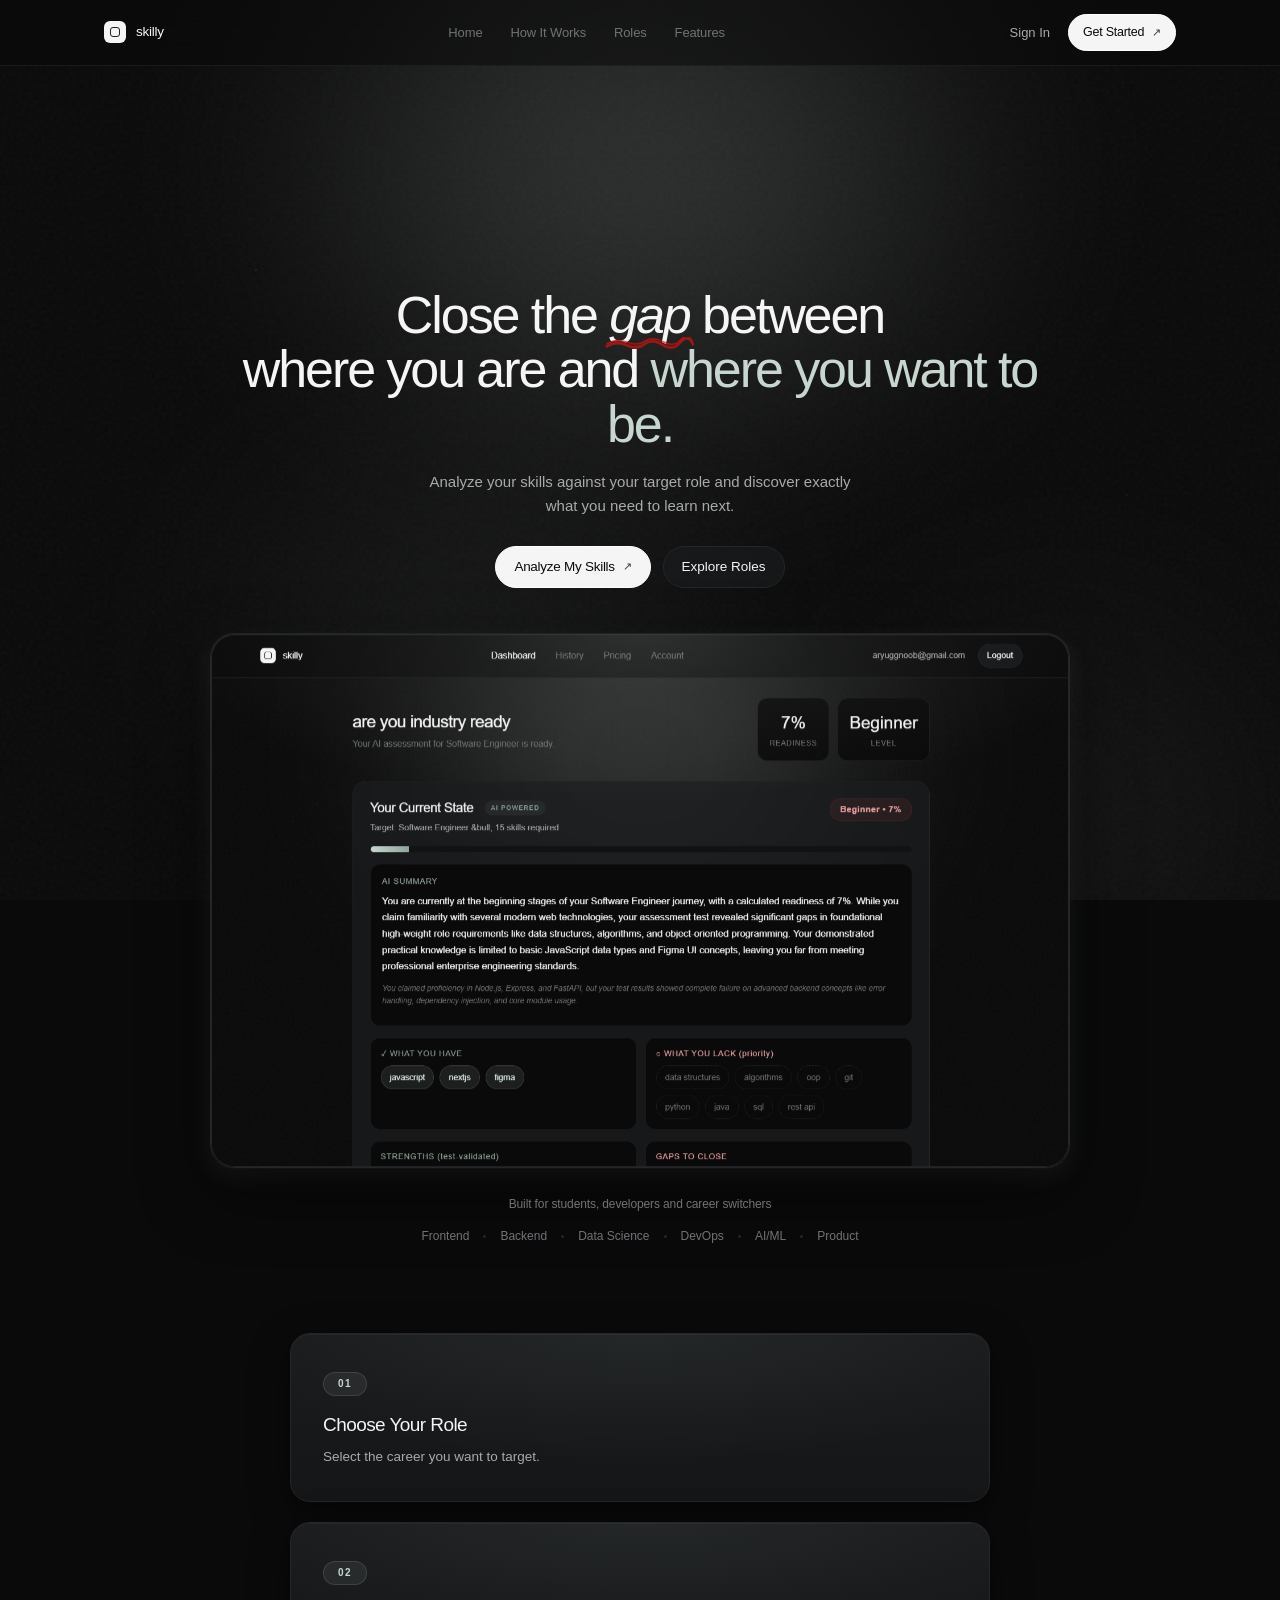
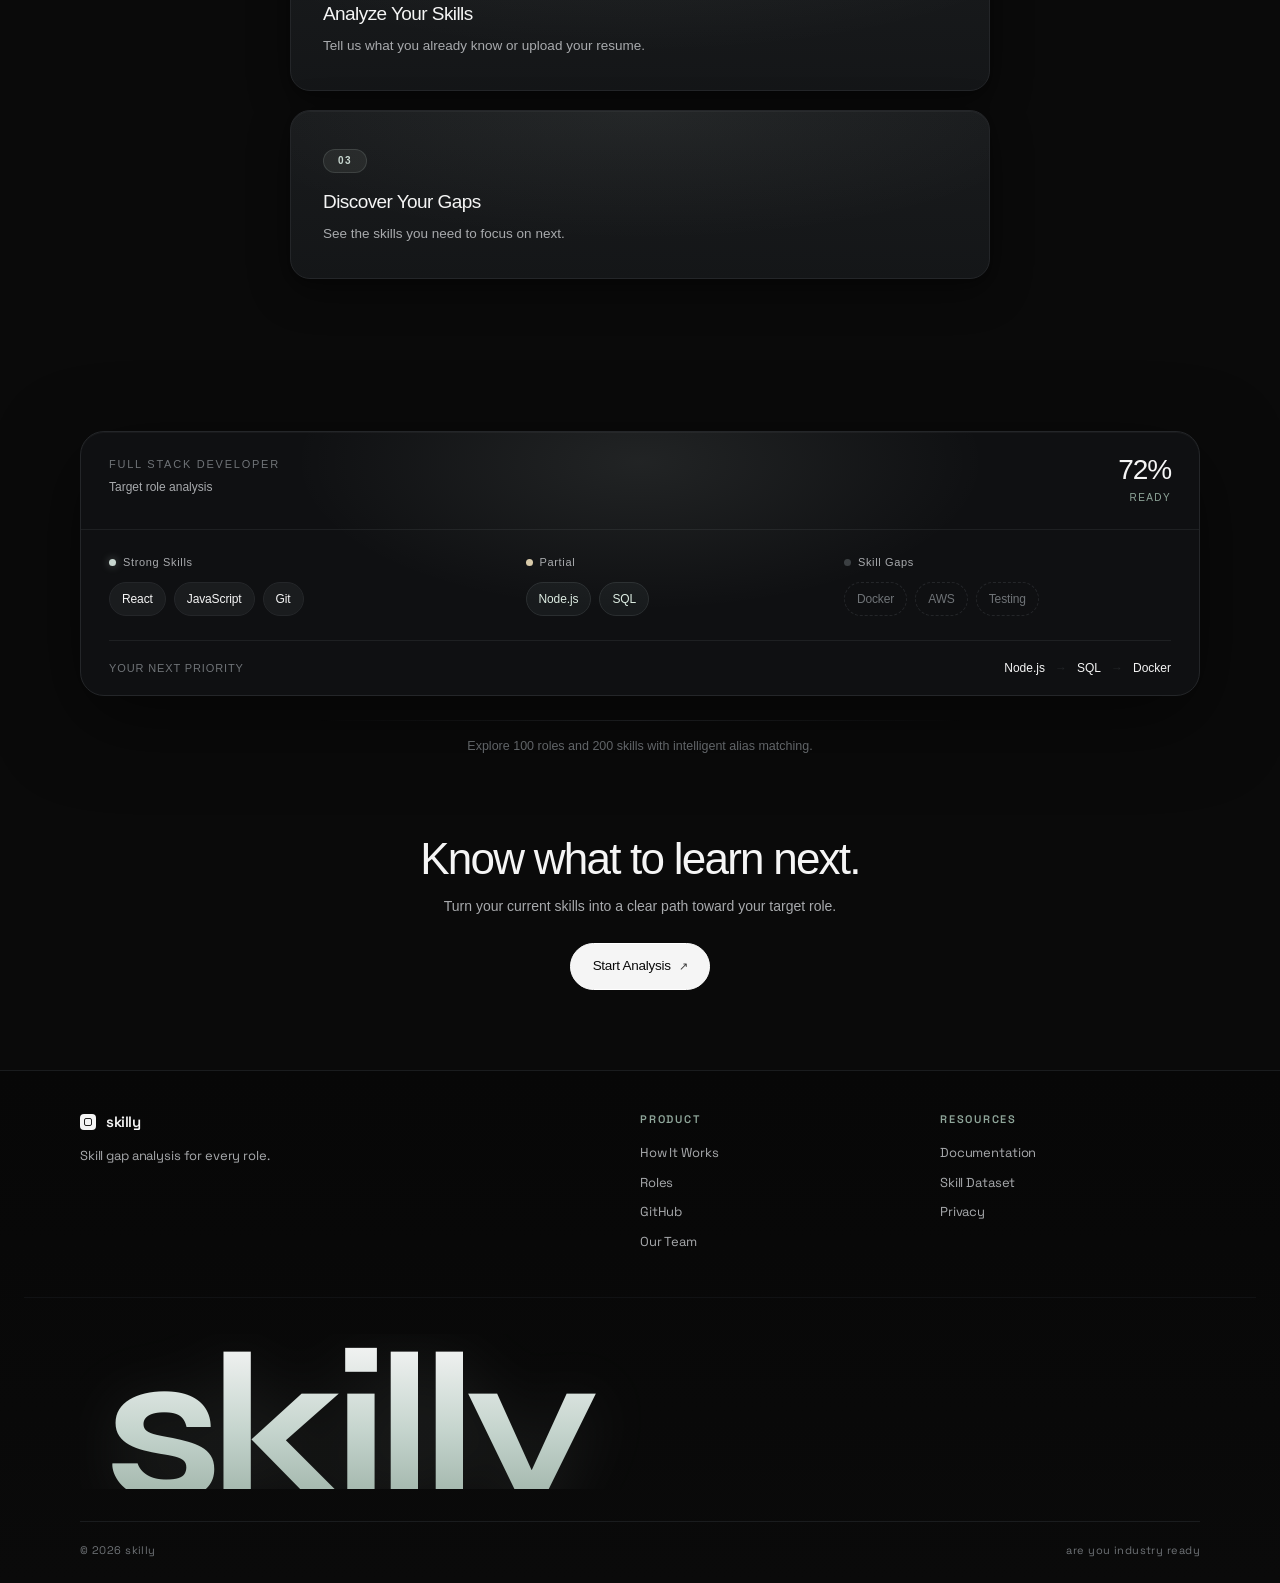
<file: Website/index.html>
<!DOCTYPE html>
<html lang="en">
<head>
  <meta charset="UTF-8" />
  <meta name="viewport" content="width=device-width, initial-scale=1.0" />
  <title>skilly - are you industry ready</title>
  <link rel="stylesheet" href="css/style.css" />
</head>
<body>
  <!-- Background layers -->
  <div class="bg">
    <div class="bg-glow bg-glow-1"></div>
    <div class="bg-glow bg-glow-2"></div>
    <div class="bg-glow bg-glow-3"></div>
    <div class="bg-grain"></div>
    <div class="bg-lines"></div>
    <div class="bg-particles"></div>
  </div>

  <!-- Navbar -->
  <nav class="nav">
    <div class="nav-inner">
      <button class="nav-toggle" aria-label="Menu" style="display:none; margin-right:8px;">
        <span></span><span></span><span></span>
      </button>
      <a href="#" class="nav-logo">
        <span class="nav-mark"></span>
        <span class="nav-logo-text">skilly</span>
      </a>
      <div class="nav-links">
        <a href="index.html" class="nav-link active">Home</a>
        <a href="how-it-works.html" class="nav-link">How It Works</a>
        <a href="roles.html" class="nav-link">Roles</a>
        <a href="features.html" class="nav-link">Features</a>
      </div>
      <div class="nav-actions">
        <a href="signin.html" class="nav-signin">Sign In</a>
        <a href="get-started.html" class="btn-primary btn-small">Get Started <span class="arrow">&#8599;</span></a>
      </div>
    </div>
  </nav>

  <!-- Hero -->
  <section class="hero">
    <div class="hero-inner">
      <h1 class="hero-title">
        Close the <span class="rough-underline">gap</span> between<br />
        where you are and <span class="highlight">where you want to be.</span>
      </h1>
      <p class="hero-sub">
        Analyze your skills against your target role and discover exactly<br />
        what you need to learn next.
      </p>
      <div class="hero-actions">
        <a href="get-started.html" class="btn-primary">Analyze My Skills <span class="arrow">&#8599;</span></a>
        <a href="roles.html" class="btn-secondary">Explore Roles</a>
      </div>

      <!-- Hero image - box matches image ratio 1505x937 + subtle gradient highlight shadow -->
      <div class="hero-visual" style="padding:0; overflow:hidden; border-radius:24px; aspect-ratio:1505/937; height:auto; max-height:none; box-shadow: 0 24px 64px rgba(0,0,0,0.55), 0 8px 24px rgba(199,214,207,0.10), inset 0 1px 0 rgba(255,255,255,0.06); position:relative;">
        <div style="position:absolute; inset:0; border-radius:24px; background: radial-gradient(700px 240px at 50% 0%, rgba(199,214,207,0.14) 0%, rgba(220,235,225,0.06) 25%, transparent 70%); pointer-events:none; z-index:1;"></div>
        <img src="images/hero.png" alt="skilly hero" style="width:100%; height:100%; object-fit:cover; border-radius:24px; display:block; border:1px solid #242629; position:relative; z-index:0;" />
      </div>
    </div>
  </section>

  <!-- Trust -->
  <section class="trust">
    <p class="trust-line">Built for students, developers and career switchers</p>
    <div class="trust-tags">
      <span>Frontend</span>
      <span class="dot"></span>
      <span>Backend</span>
      <span class="dot"></span>
      <span>Data Science</span>
      <span class="dot"></span>
      <span>DevOps</span>
      <span class="dot"></span>
      <span>AI/ML</span>
      <span class="dot"></span>
      <span>Product</span>
    </div>
  </section>

  <!-- How it works -->
  <section id="how" class="how">
    <div class="section-inner">
      <div class="how-cards">
        <div class="how-card">
          <div class="how-num">01</div>
          <h3>Choose Your Role</h3>
          <p>Select the career you want to target.</p>
        </div>
        <div class="how-card">
          <div class="how-num">02</div>
          <h3>Analyze Your Skills</h3>
          <p>Tell us what you already know or upload your resume.</p>
        </div>
        <div class="how-card">
          <div class="how-num">03</div>
          <h3>Discover Your Gaps</h3>
          <p>See the skills you need to focus on next.</p>
        </div>
      </div>
    </div>
  </section>

  <!-- Feature Preview -->
  <section id="features" class="preview">
    <div class="section-inner">
      <div class="preview-panel">
        <div class="preview-header">
          <div>
            <div class="preview-role">FULL STACK DEVELOPER</div>
            <div class="preview-sub">Target role analysis</div>
          </div>
          <div class="preview-score">
            <span class="score-num">72%</span>
            <span class="score-label">READY</span>
          </div>
        </div>

        <div class="preview-grid">
          <div class="preview-col">
            <div class="col-title"><span class="dot-green"></span> Strong Skills</div>
            <div class="tags">
              <span class="tag strong">React</span>
              <span class="tag strong">JavaScript</span>
              <span class="tag strong">Git</span>
            </div>
          </div>
          <div class="preview-col">
            <div class="col-title"><span class="dot-amber"></span> Partial</div>
            <div class="tags">
              <span class="tag partial">Node.js</span>
              <span class="tag partial">SQL</span>
            </div>
          </div>
          <div class="preview-col">
            <div class="col-title"><span class="dot-muted"></span> Skill Gaps</div>
            <div class="tags">
              <span class="tag gap">Docker</span>
              <span class="tag gap">AWS</span>
              <span class="tag gap">Testing</span>
            </div>
          </div>
        </div>

        <div class="preview-divider"></div>

        <div class="preview-next">
          <div class="next-label">Your next priority</div>
          <div class="next-path">
            <span>Node.js</span>
            <span class="path-arrow">&rarr;</span>
            <span>SQL</span>
            <span class="path-arrow">&rarr;</span>
            <span>Docker</span>
          </div>
        </div>
      </div>
    </div>
  </section>

  <!-- Roles teaser (minimal) -->
  <section id="roles" class="roles-teaser">
    <div class="section-inner">
      <div class="roles-line"></div>
      <p class="roles-text">Explore 100 roles and 200 skills with intelligent alias matching.</p>
    </div>
  </section>

  <!-- Final CTA -->
  <section class="cta">
    <div class="section-inner">
      <h2 class="cta-title">Know what to learn next.</h2>
      <p class="cta-sub">Turn your current skills into a clear path toward your target role.</p>
      <a href="get-started.html" class="btn-primary">Start Analysis <span class="arrow">&#8599;</span></a>
    </div>
  </section>

  <!-- Footer -->
  <footer class="footer">
    <div class="footer-inner">
      <div class="footer-brand">
        <div class="footer-logo">
          <span class="nav-mark small"></span>
          skilly
        </div>
        <p class="footer-desc">Skill gap analysis for every role.</p>
      </div>
      <div class="footer-col">
        <div class="footer-heading">Product</div>
        <a href="how-it-works.html">How It Works</a>
        <a href="roles.html">Roles</a>
        <a href="github.html">GitHub</a>
        <a href="team.html">Our Team</a>
      </div>
      <div class="footer-col">
        <div class="footer-heading">Resources</div>
        <a href="documentation.html">Documentation</a>
        <a href="dataset.html">Skill Dataset</a>
        <a href="privacy.html">Privacy</a>
      </div>
    </div>
        <div class="footer-huge">
      <div class="footer-huge-inner">
        <div class="footer-huge-text">skilly</div>
      </div>
    </div>
    <div class="footer-bottom"><span>© 2026 skilly</span><span>are you industry ready</span></div>
  </footer>

  <script src="js/script.js"></script>
</body>
</html>
</file>
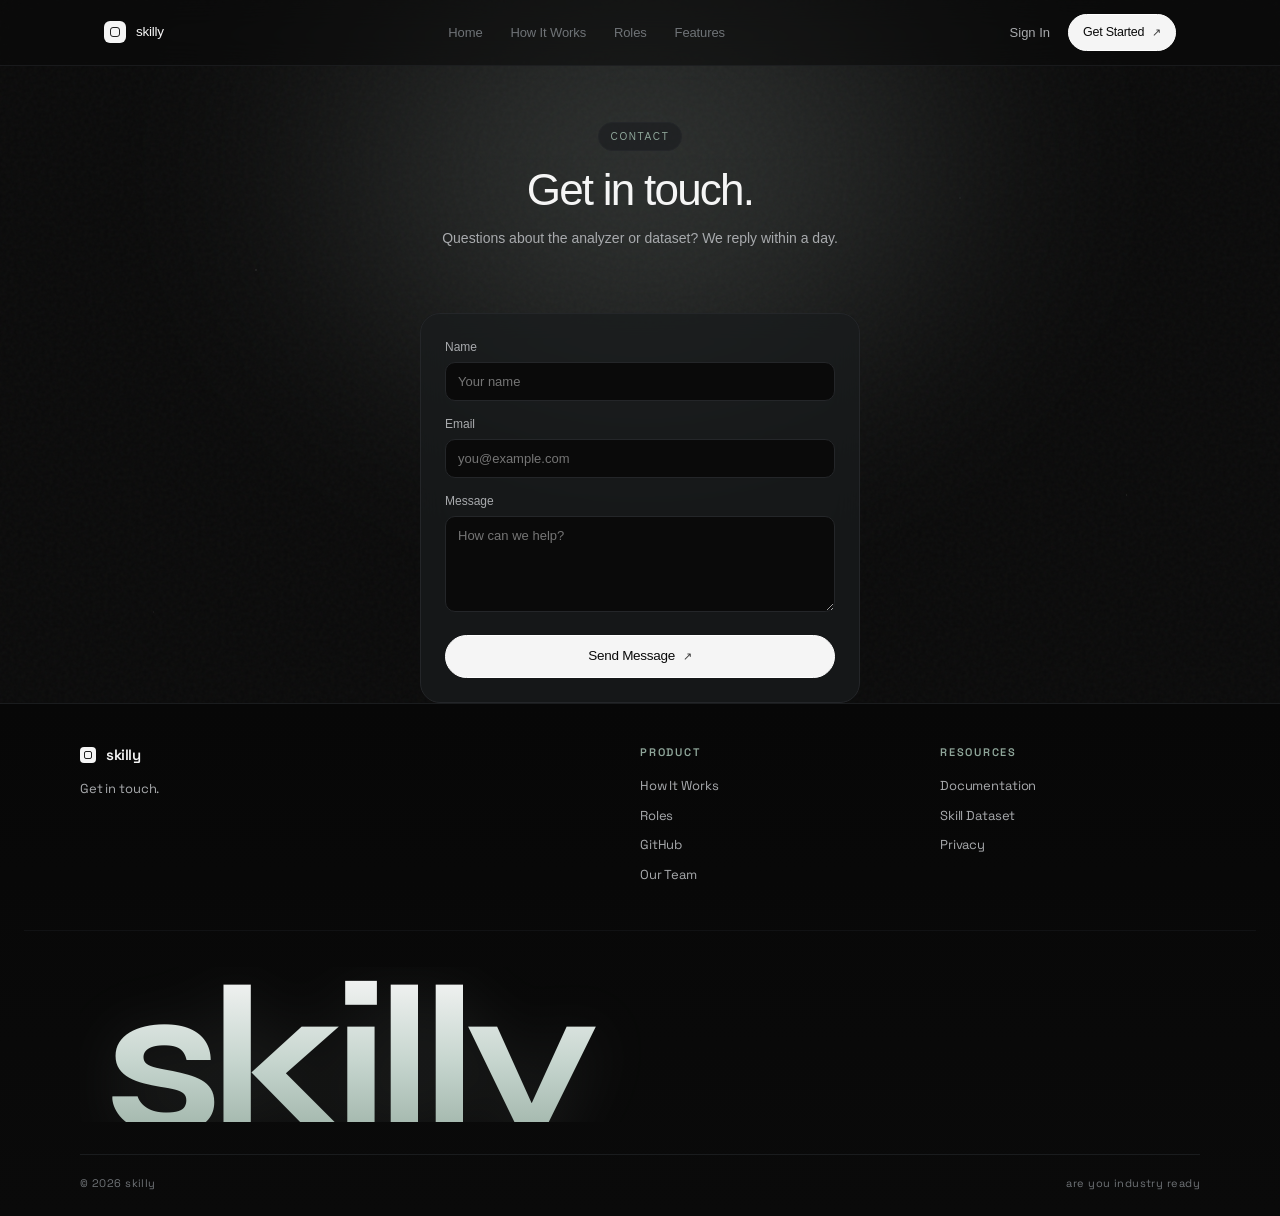
<file: Website/contact.html>
<!DOCTYPE html>
<html lang="en">
<head>
  <meta charset="UTF-8" />
  <meta name="viewport" content="width=device-width, initial-scale=1.0" />
  <title>Contact - skilly</title>
  <link rel="stylesheet" href="css/style.css" />
</head>
<body>
  <div class="bg"><div class="bg-glow bg-glow-1"></div><div class="bg-grain"></div><div class="bg-lines"></div><div class="bg-particles"></div></div>
  <nav class="nav">
    <div class="nav-inner">
      <a href="index.html" class="nav-logo"><span class="nav-mark"></span><span>skilly</span></a>
      <div class="nav-links">
        <a href="index.html" class="nav-link">Home</a>
        <a href="how-it-works.html" class="nav-link">How It Works</a>
        <a href="roles.html" class="nav-link">Roles</a>
        <a href="features.html" class="nav-link">Features</a>
      </div>
      <div class="nav-actions">
        <a href="signin.html" class="nav-signin">Sign In</a>
        <a href="get-started.html" class="btn-primary btn-small">Get Started <span class="arrow">&#8599;</span></a>
      </div>
      <button class="nav-toggle" aria-label="Menu"><span></span><span></span></button>
    </div>
  </nav>

  <section class="page-hero">
    <div class="page-hero-inner">
      <div class="page-eyebrow">CONTACT</div>
      <h1 class="page-title">Get in touch.</h1>
      <p class="page-sub">Questions about the analyzer or dataset? We reply within a day.</p>
    </div>
  </section>

  <section class="page-content">
    <div class="form-wrap">
      <label>Name</label><input type="text" placeholder="Your name" />
      <label>Email</label><input type="email" placeholder="you@example.com" />
      <label>Message</label><textarea placeholder="How can we help?"></textarea>
      <div style="margin-top:16px;"><a href="#" class="btn-primary" style="width:100%; justify-content:center;">Send Message <span class="arrow">&#8599;</span></a></div>
    </div>
  </section>

  <footer class="footer">
    <div class="footer-inner">
      <div class="footer-brand"><div class="footer-logo"><span class="nav-mark small"></span> skilly</div><p class="footer-desc">Get in touch.</p></div>
      <div class="footer-col"><div class="footer-heading">Product</div><a href="how-it-works.html">How It Works</a><a href="roles.html">Roles</a><a href="github.html">GitHub</a><a href="team.html">Our Team</a></div>
      <div class="footer-col"><div class="footer-heading">Resources</div><a href="documentation.html">Documentation</a><a href="dataset.html">Skill Dataset</a><a href="privacy.html">Privacy</a></div>
    </div>
        <div class="footer-huge">
      <div class="footer-huge-inner">
        <div class="footer-huge-text">skilly</div>
      </div>
    </div>
    <div class="footer-bottom"><span>© 2026 skilly</span><span>are you industry ready</span></div>
  </footer>
  <script src="js/script.js"></script>
</body>
</html>
</file>
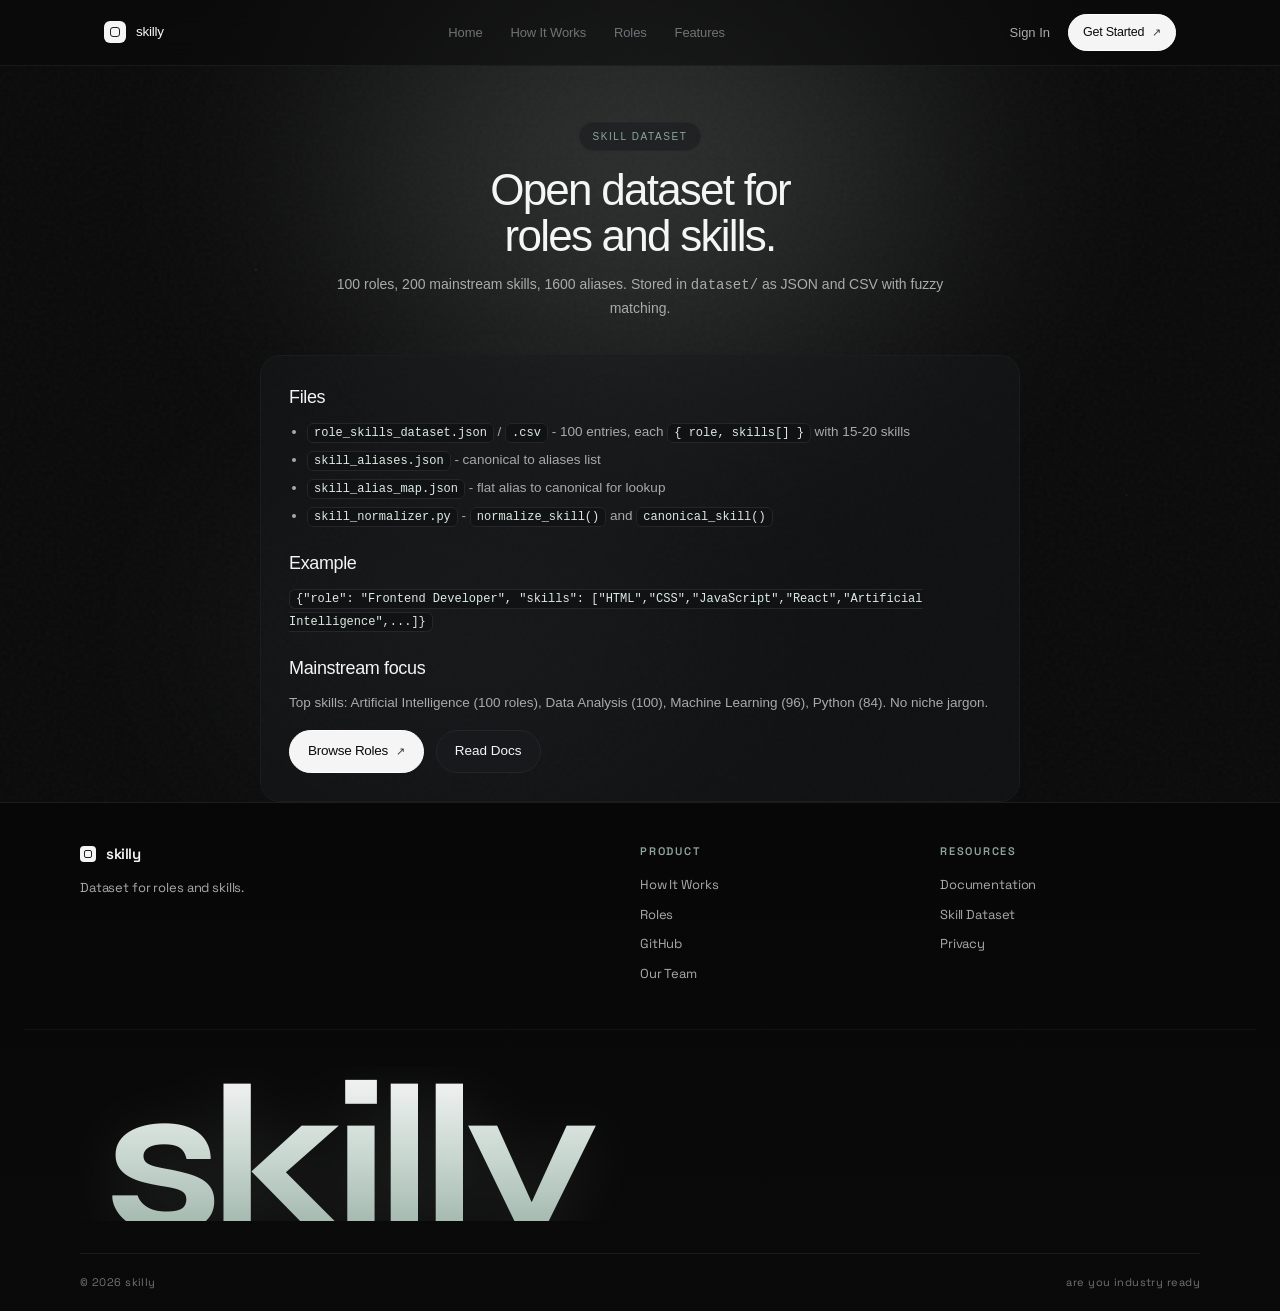
<file: Website/dataset.html>
<!DOCTYPE html>
<html lang="en">
<head>
  <meta charset="UTF-8" />
  <meta name="viewport" content="width=device-width, initial-scale=1.0" />
  <title>Skill Dataset - skilly</title>
  <link rel="stylesheet" href="css/style.css" />
</head>
<body>
  <div class="bg"><div class="bg-glow bg-glow-1"></div><div class="bg-glow bg-glow-2"></div><div class="bg-grain"></div><div class="bg-lines"></div><div class="bg-particles"></div></div>
  <nav class="nav">
    <div class="nav-inner">
      <a href="index.html" class="nav-logo"><span class="nav-mark"></span><span>skilly</span></a>
      <div class="nav-links">
        <a href="index.html" class="nav-link">Home</a>
        <a href="how-it-works.html" class="nav-link">How It Works</a>
        <a href="roles.html" class="nav-link">Roles</a>
        <a href="features.html" class="nav-link">Features</a>
      </div>
      <div class="nav-actions">
        <a href="signin.html" class="nav-signin">Sign In</a>
        <a href="get-started.html" class="btn-primary btn-small">Get Started <span class="arrow">&#8599;</span></a>
      </div>
      <button class="nav-toggle" aria-label="Menu"><span></span><span></span></button>
    </div>
  </nav>

  <section class="page-hero">
    <div class="page-hero-inner">
      <div class="page-eyebrow">SKILL DATASET</div>
      <h1 class="page-title">Open dataset for<br />roles and skills.</h1>
      <p class="page-sub">100 roles, 200 mainstream skills, 1600 aliases. Stored in <code>dataset/</code> as JSON and CSV with fuzzy matching.</p>
    </div>
  </section>

  <section class="page-content">
    <div class="prose">
      <h2>Files</h2>
      <ul>
        <li><code>role_skills_dataset.json</code> / <code>.csv</code> - 100 entries, each <code>{ role, skills[] }</code> with 15-20 skills</li>
        <li><code>skill_aliases.json</code> - canonical to aliases list</li>
        <li><code>skill_alias_map.json</code> - flat alias to canonical for lookup</li>
        <li><code>skill_normalizer.py</code> - <code>normalize_skill()</code> and <code>canonical_skill()</code></li>
      </ul>
      <h2>Example</h2>
      <p><code>{"role": "Frontend Developer", "skills": ["HTML","CSS","JavaScript","React","Artificial Intelligence",...]}</code></p>
      <h2>Mainstream focus</h2>
      <p>Top skills: Artificial Intelligence (100 roles), Data Analysis (100), Machine Learning (96), Python (84). No niche jargon.</p>
      <div style="margin-top:16px; display:flex; gap:12px;"><a href="roles.html" class="btn-primary">Browse Roles <span class="arrow">&#8599;</span></a><a href="documentation.html" class="btn-secondary">Read Docs</a></div>
    </div>
  </section>

  <footer class="footer">
    <div class="footer-inner">
      <div class="footer-brand"><div class="footer-logo"><span class="nav-mark small"></span> skilly</div><p class="footer-desc">Dataset for roles and skills.</p></div>
      <div class="footer-col"><div class="footer-heading">Product</div><a href="how-it-works.html">How It Works</a><a href="roles.html">Roles</a><a href="github.html">GitHub</a><a href="team.html">Our Team</a></div>
      <div class="footer-col"><div class="footer-heading">Resources</div><a href="documentation.html">Documentation</a><a href="dataset.html">Skill Dataset</a><a href="privacy.html">Privacy</a></div>
    </div>
        <div class="footer-huge">
      <div class="footer-huge-inner">
        <div class="footer-huge-text">skilly</div>
      </div>
    </div>
    <div class="footer-bottom"><span>© 2026 skilly</span><span>are you industry ready</span></div>
  </footer>
  <script src="js/script.js"></script>
</body>
</html>
</file>
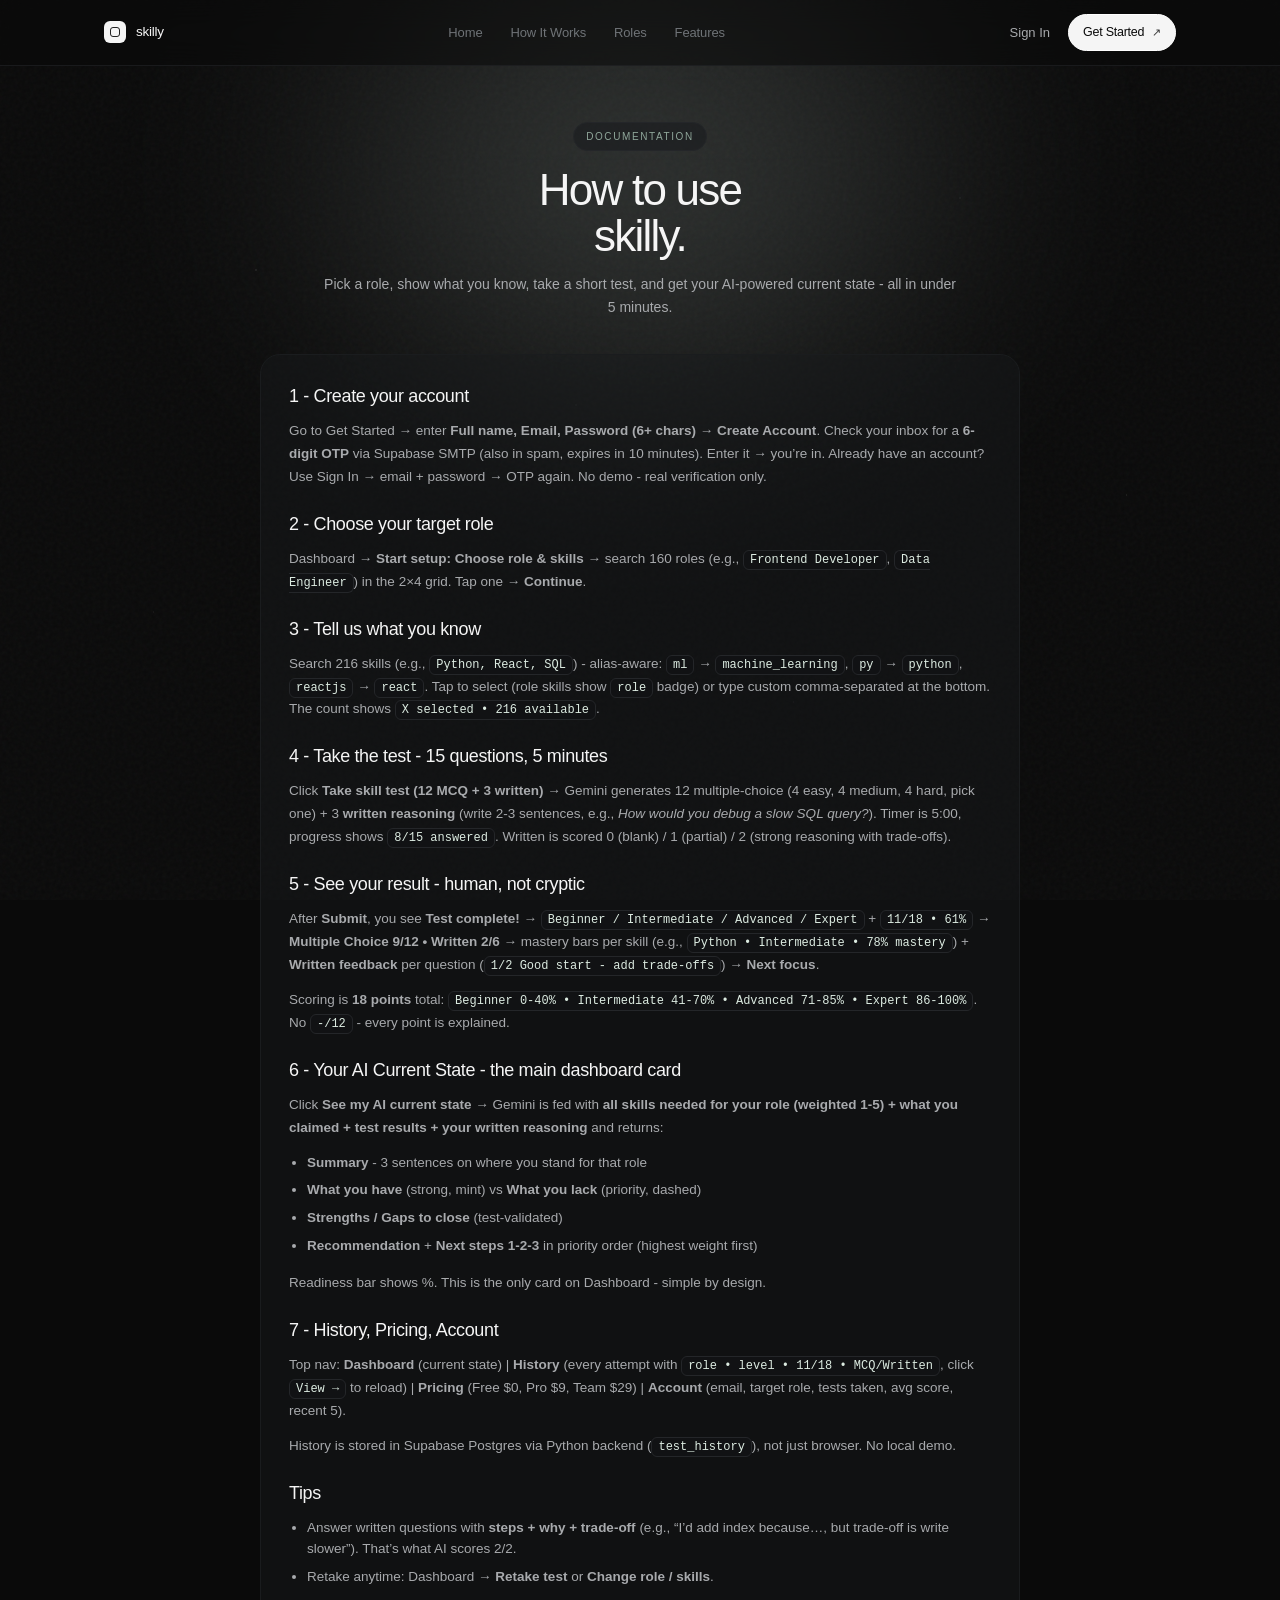
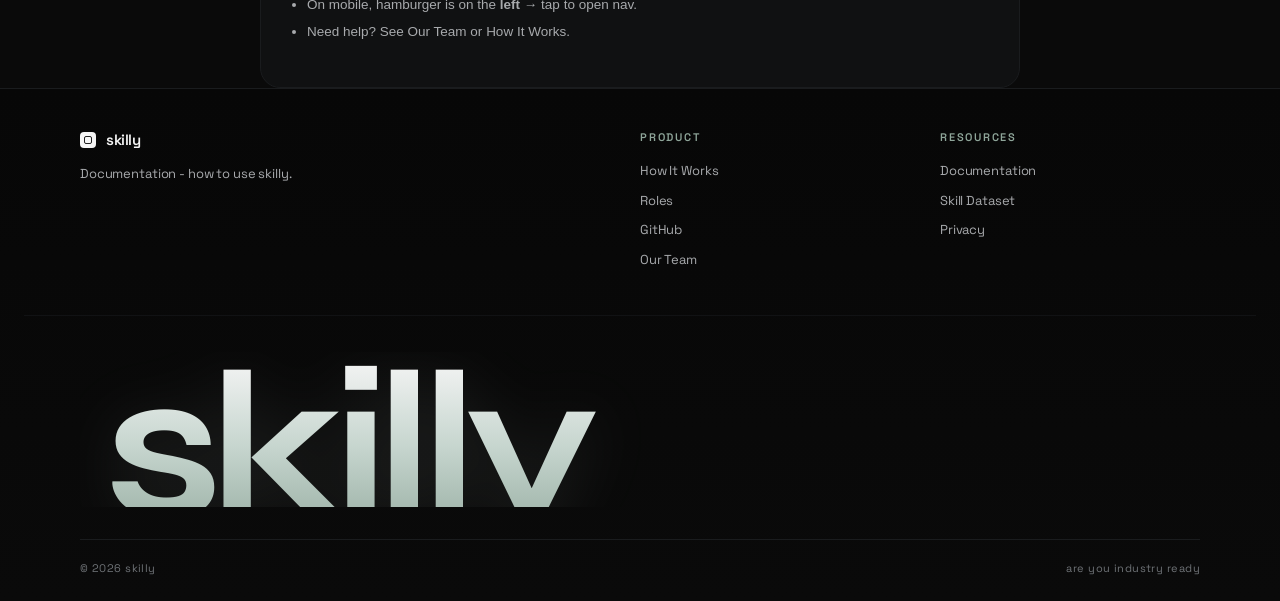
<file: Website/documentation.html>
<!DOCTYPE html>
<html lang="en">
<head>
  <meta charset="UTF-8" />
  <meta name="viewport" content="width=device-width, initial-scale=1.0" />
  <title>Documentation - skilly</title>
  <link rel="stylesheet" href="css/style.css" />
</head>
<body>
  <div class="bg"><div class="bg-glow bg-glow-1"></div><div class="bg-grain"></div><div class="bg-lines"></div><div class="bg-particles"></div></div>
  <nav class="nav">
    <div class="nav-inner">
      <button class="nav-toggle" aria-label="Menu" style="display:none; margin-right:8px;"><span></span><span></span><span></span></button>
      <a href="index.html" class="nav-logo"><span class="nav-mark"></span><span>skilly</span></a>
      <div class="nav-links">
        <a href="index.html" class="nav-link">Home</a>
        <a href="how-it-works.html" class="nav-link">How It Works</a>
        <a href="roles.html" class="nav-link">Roles</a>
        <a href="features.html" class="nav-link">Features</a>
      </div>
      <div class="nav-actions">
        <a href="signin.html" class="nav-signin">Sign In</a>
        <a href="get-started.html" class="btn-primary btn-small">Get Started <span class="arrow">&#8599;</span></a>
      </div>
    </div>
  </nav>

  <section class="page-hero">
    <div class="page-hero-inner">
      <div class="page-eyebrow">DOCUMENTATION</div>
      <h1 class="page-title">How to use<br />skilly.</h1>
      <p class="page-sub">Pick a role, show what you know, take a short test, and get your AI-powered current state - all in under 5 minutes.</p>
    </div>
  </section>

  <section class="page-content">
    <div class="prose">
      <h2>1 - Create your account</h2>
      <p>Go to <a href="get-started.html">Get Started</a> → enter <b>Full name, Email, Password (6+ chars)</b> → <b>Create Account</b>. Check your inbox for a <b>6-digit OTP</b> via Supabase SMTP (also in spam, expires in 10 minutes). Enter it → you’re in. Already have an account? Use <a href="signin.html">Sign In</a> → email + password → OTP again. No demo - real verification only.</p>

      <h2>2 - Choose your target role</h2>
      <p>Dashboard → <b>Start setup: Choose role &amp; skills</b> → search 160 roles (e.g., <code>Frontend Developer</code>, <code>Data Engineer</code>) in the 2&times;4 grid. Tap one → <b>Continue</b>.</p>

      <h2>3 - Tell us what you know</h2>
      <p>Search 216 skills (e.g., <code>Python, React, SQL</code>) - alias-aware: <code>ml</code> &rarr; <code>machine_learning</code>, <code>py</code> &rarr; <code>python</code>, <code>reactjs</code> &rarr; <code>react</code>. Tap to select (role skills show <code>role</code> badge) or type custom comma-separated at the bottom. The count shows <code>X selected &bull; 216 available</code>.</p>

      <h2>4 - Take the test - 15 questions, 5 minutes</h2>
      <p>Click <b>Take skill test (12 MCQ + 3 written)</b> → Gemini generates 12 multiple-choice (4 easy, 4 medium, 4 hard, pick one) + 3 <b>written reasoning</b> (write 2-3 sentences, e.g., <em>How would you debug a slow SQL query?</em>). Timer is 5:00, progress shows <code>8/15 answered</code>. Written is scored 0 (blank) / 1 (partial) / 2 (strong reasoning with trade-offs).</p>

      <h2>5 - See your result - human, not cryptic</h2>
      <p>After <b>Submit</b>, you see <b>Test complete!</b> → <code>Beginner / Intermediate / Advanced / Expert</code> + <code>11/18 &bull; 61%</code> → <b>Multiple Choice 9/12 • Written 2/6</b> → mastery bars per skill (e.g., <code>Python &bull; Intermediate &bull; 78% mastery</code>) + <b>Written feedback</b> per question (<code>1/2 Good start - add trade-offs</code>) → <b>Next focus</b>.</p>
      <p>Scoring is <b>18 points</b> total: <code>Beginner 0-40% • Intermediate 41-70% • Advanced 71-85% • Expert 86-100%</code>. No <code>-/12</code> - every point is explained.</p>

      <h2>6 - Your AI Current State - the main dashboard card</h2>
      <p>Click <b>See my AI current state</b> → Gemini is fed with <b>all skills needed for your role (weighted 1-5) + what you claimed + test results + your written reasoning</b> and returns:</p>
      <ul>
        <li><b>Summary</b> - 3 sentences on where you stand for that role</li>
        <li><b>What you have</b> (strong, mint) vs <b>What you lack</b> (priority, dashed)</li>
        <li><b>Strengths / Gaps to close</b> (test-validated)</li>
        <li><b>Recommendation</b> + <b>Next steps 1-2-3</b> in priority order (highest weight first)</li>
      </ul>
      <p>Readiness bar shows %. This is the only card on Dashboard - simple by design.</p>

      <h2>7 - History, Pricing, Account</h2>
      <p>Top nav: <b>Dashboard</b> (current state) | <b>History</b> (every attempt with <code>role • level • 11/18 • MCQ/Written</code>, click <code>View →</code> to reload) | <b>Pricing</b> (Free $0, Pro $9, Team $29) | <b>Account</b> (email, target role, tests taken, avg score, recent 5).</p>
      <p>History is stored in Supabase Postgres via Python backend (<code>test_history</code>), not just browser. No local demo.</p>

      <h2>Tips</h2>
      <ul>
        <li>Answer written questions with <b>steps + why + trade-off</b> (e.g., “I’d add index because…, but trade-off is write slower”). That’s what AI scores 2/2.</li>
        <li>Retake anytime: Dashboard → <b>Retake test</b> or <b>Change role / skills</b>.</li>
        <li>On mobile, hamburger is on the <b>left</b> → tap to open nav.</li>
        <li>Need help? See <a href="team.html">Our Team</a> or <a href="how-it-works.html">How It Works</a>.</li>
      </ul>
    </div>
  </section>

  <footer class="footer">
    <div class="footer-inner">
      <div class="footer-brand"><div class="footer-logo"><span class="nav-mark small"></span> skilly</div><p class="footer-desc">Documentation - how to use skilly.</p></div>
      <div class="footer-col"><div class="footer-heading">Product</div><a href="how-it-works.html">How It Works</a><a href="roles.html">Roles</a><a href="github.html">GitHub</a><a href="team.html">Our Team</a></div>
      <div class="footer-col"><div class="footer-heading">Resources</div><a href="documentation.html">Documentation</a><a href="dataset.html">Skill Dataset</a><a href="privacy.html">Privacy</a></div>
    </div>
    <div class="footer-huge"><div class="footer-huge-inner"><div class="footer-huge-text">skilly</div></div></div>
    <div class="footer-bottom"><span>© 2026 skilly</span><span>are you industry ready</span></div>
  </footer>
  <script src="js/script.js"></script>
</body>
</html>
</file>
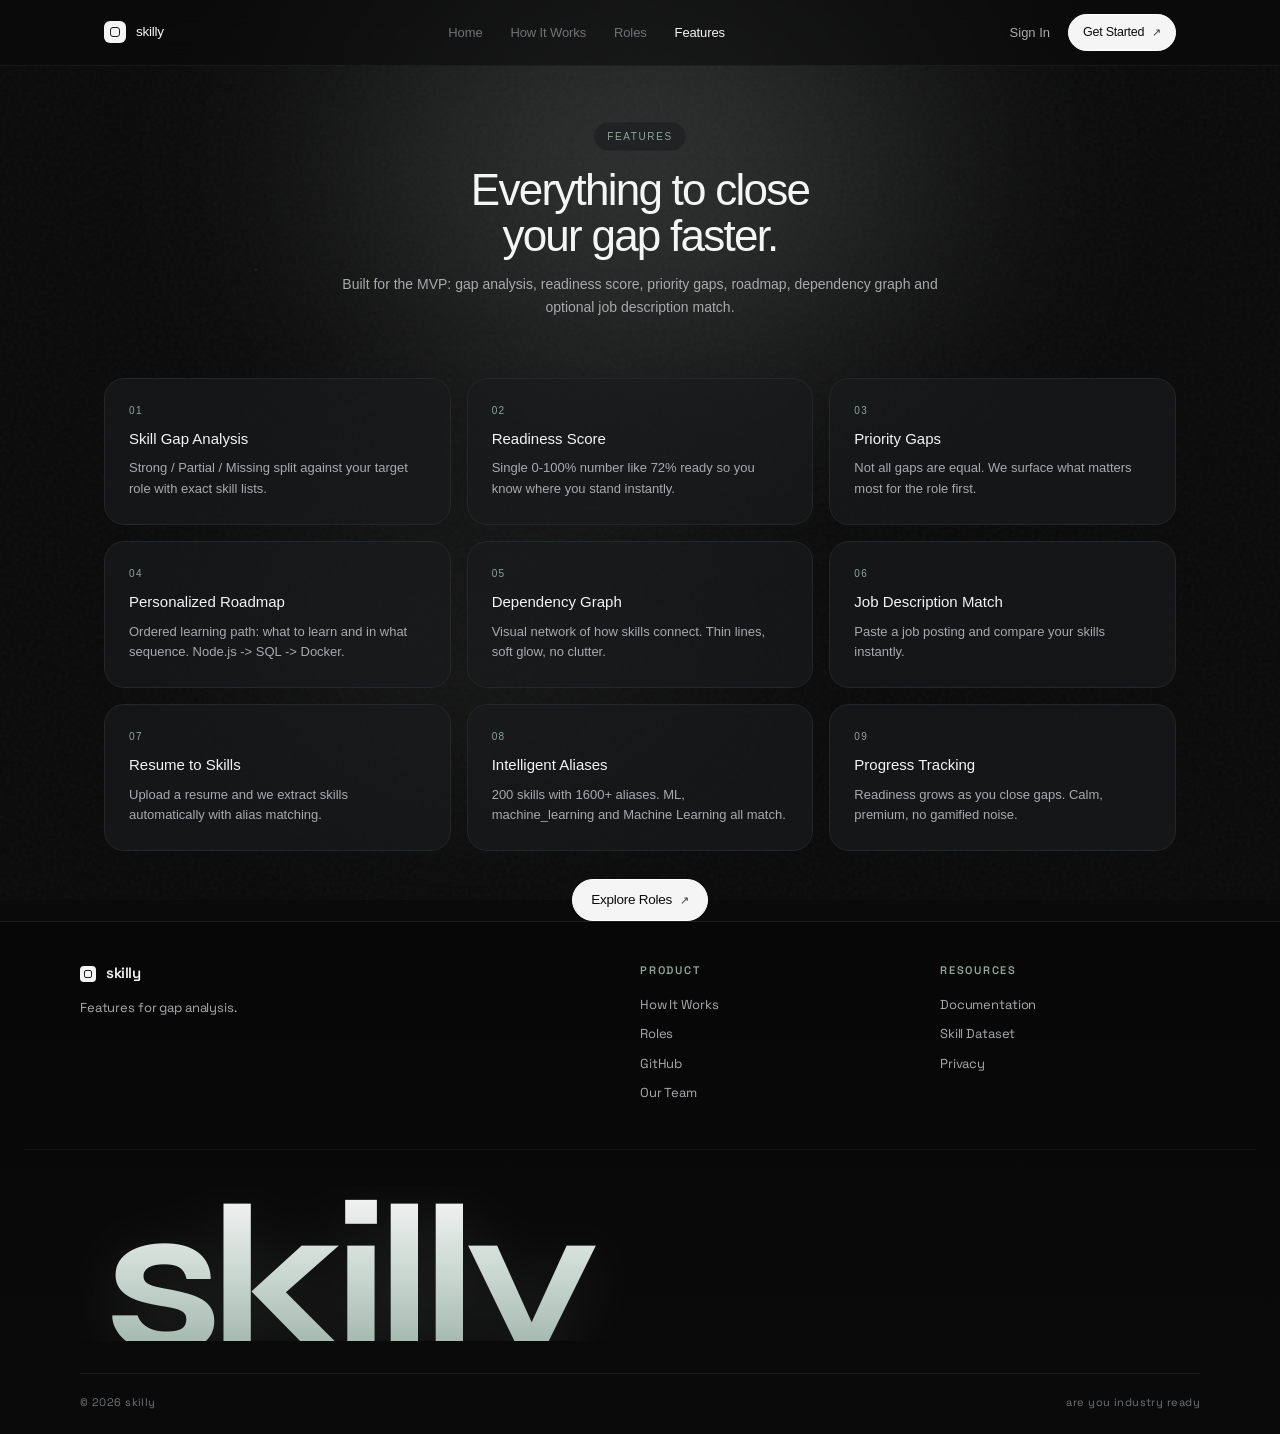
<file: Website/features.html>
<!DOCTYPE html>
<html lang="en">
<head>
  <meta charset="UTF-8" />
  <meta name="viewport" content="width=device-width, initial-scale=1.0" />
  <title>Features - skilly</title>
  <link rel="stylesheet" href="css/style.css" />
</head>
<body>
  <div class="bg"><div class="bg-glow bg-glow-1"></div><div class="bg-glow bg-glow-2"></div><div class="bg-grain"></div><div class="bg-lines"></div><div class="bg-particles"></div></div>

  <nav class="nav">
    <div class="nav-inner">
      <a href="index.html" class="nav-logo"><span class="nav-mark"></span><span>skilly</span></a>
      <div class="nav-links">
        <a href="index.html" class="nav-link">Home</a>
        <a href="how-it-works.html" class="nav-link">How It Works</a>
        <a href="roles.html" class="nav-link">Roles</a>
        <a href="features.html" class="nav-link active">Features</a>
      </div>
      <div class="nav-actions">
        <a href="signin.html" class="nav-signin">Sign In</a>
        <a href="get-started.html" class="btn-primary btn-small">Get Started <span class="arrow">&#8599;</span></a>
      </div>
      <button class="nav-toggle" aria-label="Menu"><span></span><span></span></button>
    </div>
  </nav>

  <section class="page-hero">
    <div class="page-hero-inner">
      <div class="page-eyebrow">FEATURES</div>
      <h1 class="page-title">Everything to close<br />your gap faster.</h1>
      <p class="page-sub">Built for the MVP: gap analysis, readiness score, priority gaps, roadmap, dependency graph and optional job description match.</p>
    </div>
  </section>

  <section class="page-content">
    <div class="feature-grid">
      <div class="feature-card"><div class="feat-num">01</div><h3>Skill Gap Analysis</h3><p>Strong / Partial / Missing split against your target role with exact skill lists.</p></div>
      <div class="feature-card"><div class="feat-num">02</div><h3>Readiness Score</h3><p>Single 0-100% number like 72% ready so you know where you stand instantly.</p></div>
      <div class="feature-card"><div class="feat-num">03</div><h3>Priority Gaps</h3><p>Not all gaps are equal. We surface what matters most for the role first.</p></div>
      <div class="feature-card"><div class="feat-num">04</div><h3>Personalized Roadmap</h3><p>Ordered learning path: what to learn and in what sequence. Node.js -> SQL -> Docker.</p></div>
      <div class="feature-card"><div class="feat-num">05</div><h3>Dependency Graph</h3><p>Visual network of how skills connect. Thin lines, soft glow, no clutter.</p></div>
      <div class="feature-card"><div class="feat-num">06</div><h3>Job Description Match</h3><p>Paste a job posting and compare your skills instantly.</p></div>
      <div class="feature-card"><div class="feat-num">07</div><h3>Resume to Skills</h3><p>Upload a resume and we extract skills automatically with alias matching.</p></div>
      <div class="feature-card"><div class="feat-num">08</div><h3>Intelligent Aliases</h3><p>200 skills with 1600+ aliases. ML, machine_learning and Machine Learning all match.</p></div>
      <div class="feature-card"><div class="feat-num">09</div><h3>Progress Tracking</h3><p>Readiness grows as you close gaps. Calm, premium, no gamified noise.</p></div>
    </div>
    <div style="text-align:center; margin-top:28px;"><a href="get-started.html" class="btn-primary">Explore Roles <span class="arrow">&#8599;</span></a></div>
  </section>

  <footer class="footer">
    <div class="footer-inner">
      <div class="footer-brand"><div class="footer-logo"><span class="nav-mark small"></span> skilly</div><p class="footer-desc">Features for gap analysis.</p></div>
      <div class="footer-col"><div class="footer-heading">Product</div><a href="how-it-works.html">How It Works</a><a href="roles.html">Roles</a><a href="github.html">GitHub</a><a href="team.html">Our Team</a></div>
      <div class="footer-col"><div class="footer-heading">Resources</div><a href="documentation.html">Documentation</a><a href="dataset.html">Skill Dataset</a><a href="privacy.html">Privacy</a></div>
    </div>
        <div class="footer-huge">
      <div class="footer-huge-inner">
        <div class="footer-huge-text">skilly</div>
      </div>
    </div>
    <div class="footer-bottom"><span>© 2026 skilly</span><span>are you industry ready</span></div>
  </footer>
  <script src="js/script.js"></script>
</body>
</html>
</file>
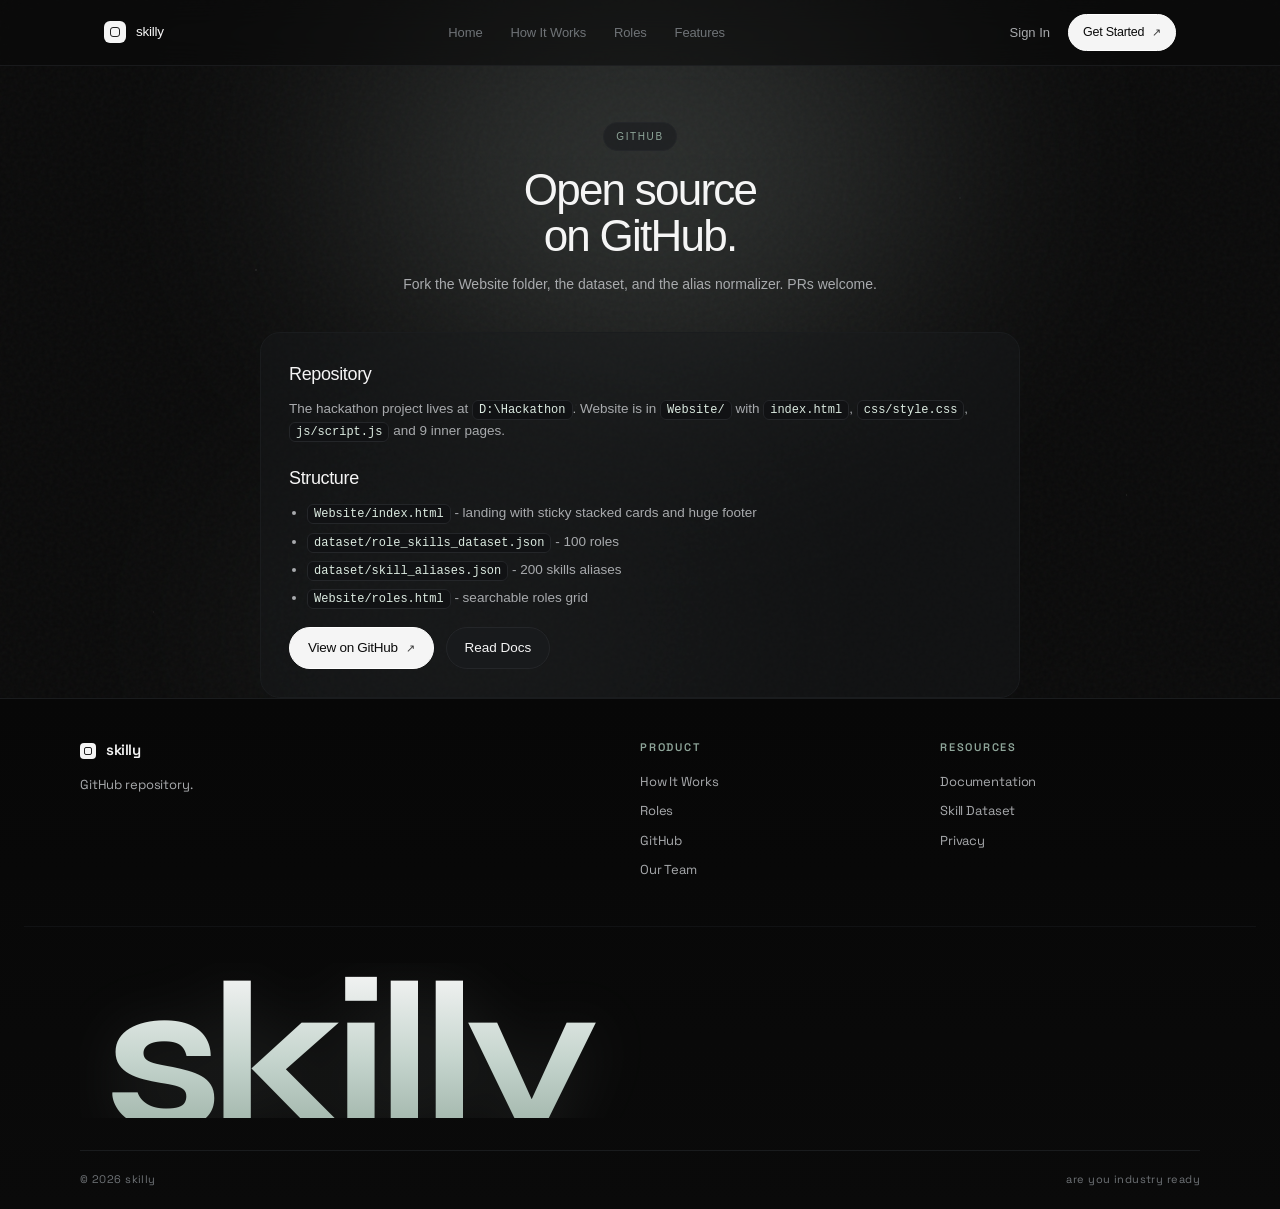
<file: Website/github.html>
<!DOCTYPE html>
<html lang="en">
<head>
  <meta charset="UTF-8" />
  <meta name="viewport" content="width=device-width, initial-scale=1.0" />
  <title>GitHub - skilly</title>
  <link rel="stylesheet" href="css/style.css" />
</head>
<body>
  <div class="bg"><div class="bg-glow bg-glow-1"></div><div class="bg-glow bg-glow-2"></div><div class="bg-grain"></div><div class="bg-lines"></div><div class="bg-particles"></div></div>
  <nav class="nav">
    <div class="nav-inner">
      <a href="index.html" class="nav-logo"><span class="nav-mark"></span><span>skilly</span></a>
      <div class="nav-links">
        <a href="index.html" class="nav-link">Home</a>
        <a href="how-it-works.html" class="nav-link">How It Works</a>
        <a href="roles.html" class="nav-link">Roles</a>
        <a href="features.html" class="nav-link">Features</a>
      </div>
      <div class="nav-actions">
        <a href="signin.html" class="nav-signin">Sign In</a>
        <a href="get-started.html" class="btn-primary btn-small">Get Started <span class="arrow">&#8599;</span></a>
      </div>
      <button class="nav-toggle" aria-label="Menu"><span></span><span></span></button>
    </div>
  </nav>

  <section class="page-hero">
    <div class="page-hero-inner">
      <div class="page-eyebrow">GITHUB</div>
      <h1 class="page-title">Open source<br />on GitHub.</h1>
      <p class="page-sub">Fork the Website folder, the dataset, and the alias normalizer. PRs welcome.</p>
    </div>
  </section>

  <section class="page-content">
    <div class="prose">
      <h2>Repository</h2>
      <p>The hackathon project lives at <code>D:\Hackathon</code>. Website is in <code>Website/</code> with <code>index.html</code>, <code>css/style.css</code>, <code>js/script.js</code> and 9 inner pages.</p>
      <h2>Structure</h2>
      <ul>
        <li><code>Website/index.html</code> - landing with sticky stacked cards and huge footer</li>
        <li><code>dataset/role_skills_dataset.json</code> - 100 roles</li>
        <li><code>dataset/skill_aliases.json</code> - 200 skills aliases</li>
        <li><code>Website/roles.html</code> - searchable roles grid</li>
      </ul>
      <div style="margin-top:18px; display:flex; gap:12px;"><a href="https://github.com" target="_blank" class="btn-primary">View on GitHub <span class="arrow">&#8599;</span></a><a href="documentation.html" class="btn-secondary">Read Docs</a></div>
    </div>
  </section>

  <footer class="footer">
    <div class="footer-inner">
      <div class="footer-brand"><div class="footer-logo"><span class="nav-mark small"></span> skilly</div><p class="footer-desc">GitHub repository.</p></div>
      <div class="footer-col"><div class="footer-heading">Product</div><a href="how-it-works.html">How It Works</a><a href="roles.html">Roles</a><a href="github.html">GitHub</a><a href="team.html">Our Team</a></div>
      <div class="footer-col"><div class="footer-heading">Resources</div><a href="documentation.html">Documentation</a><a href="dataset.html">Skill Dataset</a><a href="privacy.html">Privacy</a></div>
    </div>
        <div class="footer-huge">
      <div class="footer-huge-inner">
        <div class="footer-huge-text">skilly</div>
      </div>
    </div>
    <div class="footer-bottom"><span>© 2026 skilly</span><span>are you industry ready</span></div>
  </footer>
  <script src="js/script.js"></script>
</body>
</html>
</file>
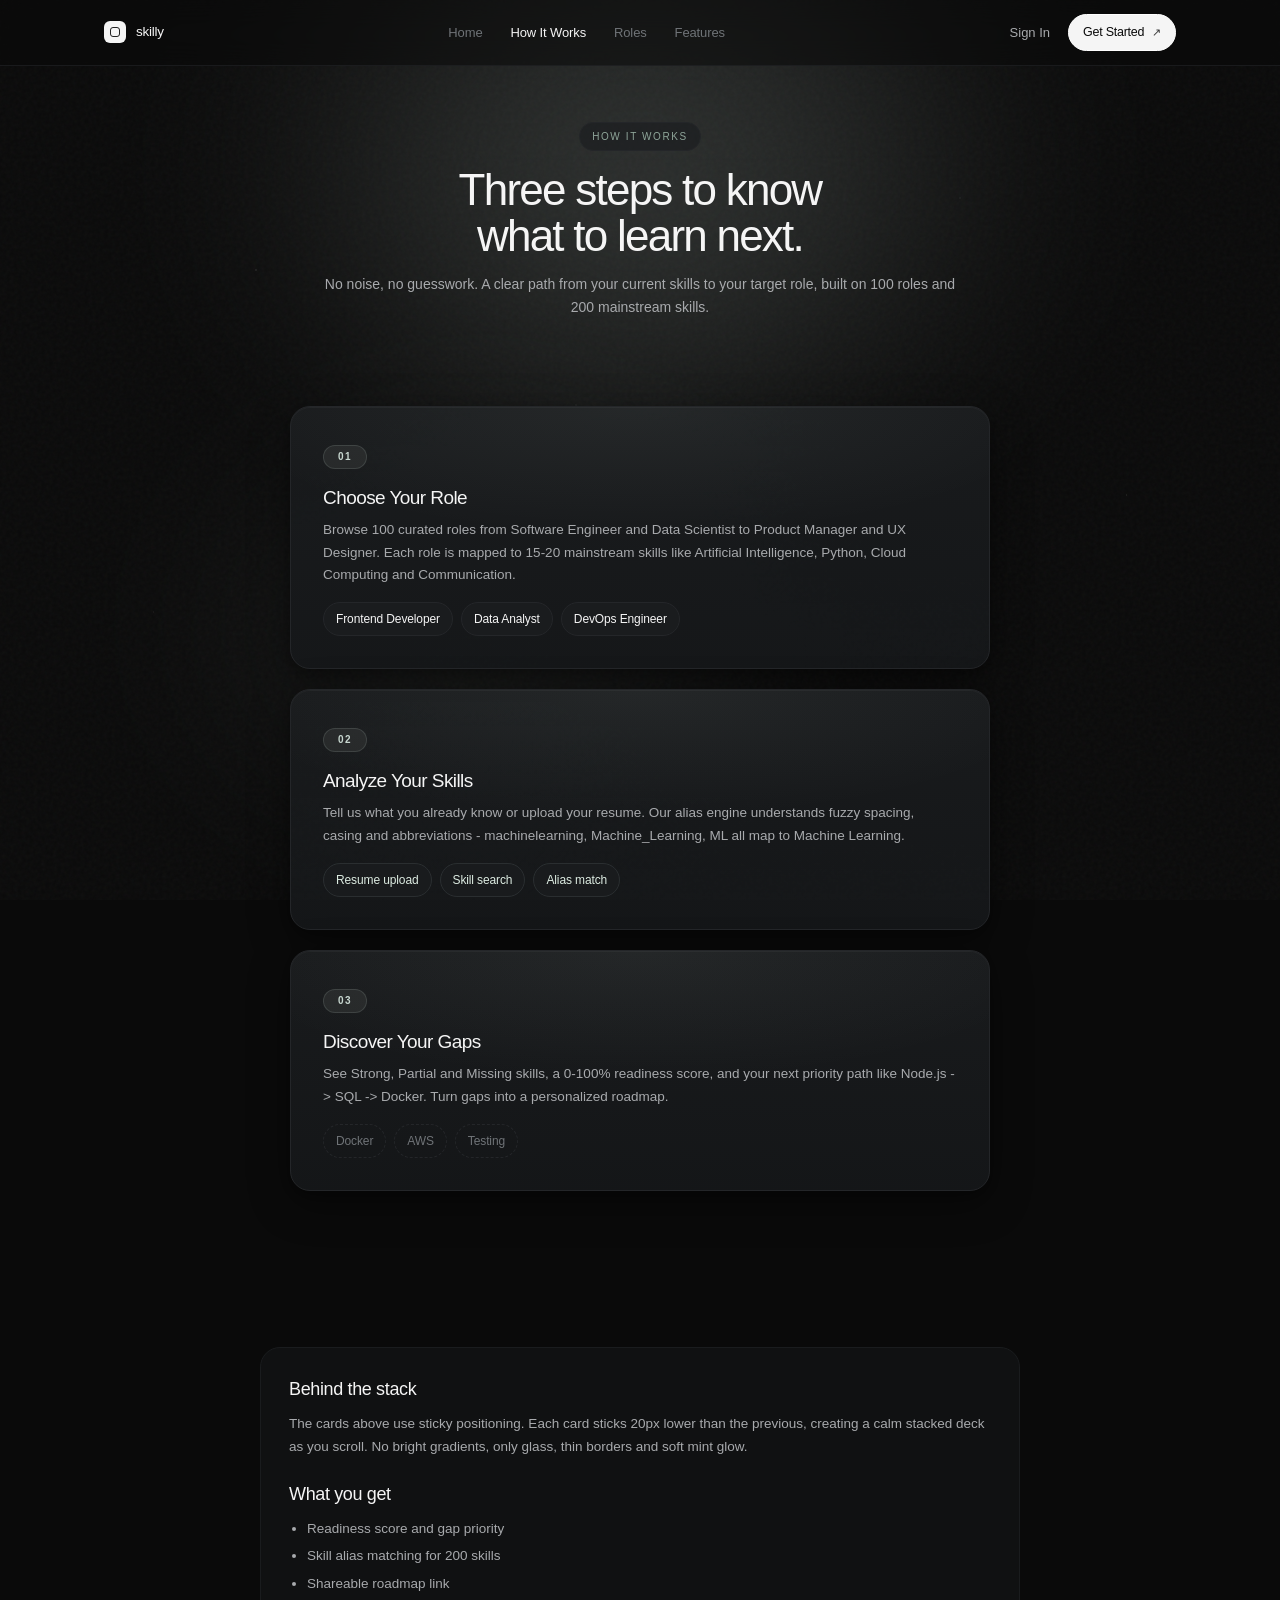
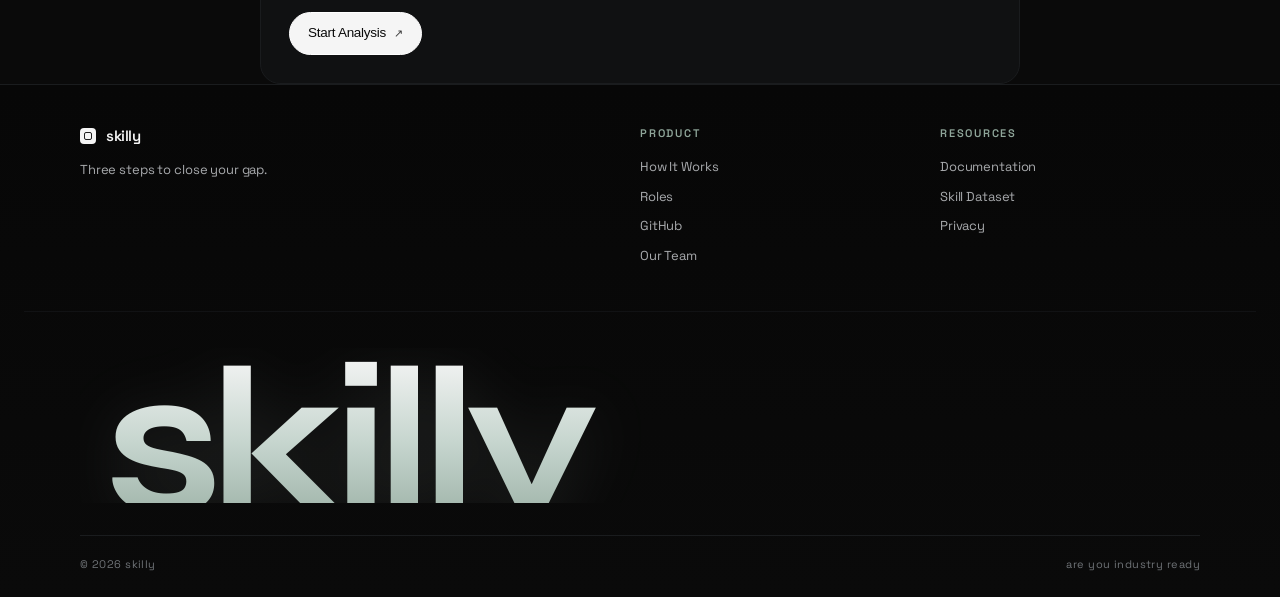
<file: Website/how-it-works.html>
<!DOCTYPE html>
<html lang="en">
<head>
  <meta charset="UTF-8" />
  <meta name="viewport" content="width=device-width, initial-scale=1.0" />
  <title>How It Works - skilly</title>
  <link rel="stylesheet" href="css/style.css" />
</head>
<body>
  <div class="bg">
    <div class="bg-glow bg-glow-1"></div>
    <div class="bg-glow bg-glow-2"></div>
    <div class="bg-grain"></div>
    <div class="bg-lines"></div>
    <div class="bg-particles"></div>
  </div>

  <nav class="nav">
    <div class="nav-inner">
      <a href="index.html" class="nav-logo"><span class="nav-mark"></span><span>skilly</span></a>
      <div class="nav-links">
        <a href="index.html" class="nav-link">Home</a>
        <a href="how-it-works.html" class="nav-link active">How It Works</a>
        <a href="roles.html" class="nav-link">Roles</a>
        <a href="features.html" class="nav-link">Features</a>
      </div>
      <div class="nav-actions">
        <a href="signin.html" class="nav-signin">Sign In</a>
        <a href="get-started.html" class="btn-primary btn-small">Get Started <span class="arrow">&#8599;</span></a>
      </div>
      <button class="nav-toggle" aria-label="Menu"><span></span><span></span></button>
    </div>
  </nav>

  <section class="page-hero">
    <div class="page-hero-inner">
      <div class="page-eyebrow">HOW IT WORKS</div>
      <h1 class="page-title">Three steps to know<br />what to learn next.</h1>
      <p class="page-sub">No noise, no guesswork. A clear path from your current skills to your target role, built on 100 roles and 200 mainstream skills.</p>
    </div>
  </section>

  <section class="how">
    <div class="section-inner">
      <div class="how-cards">
        <div class="how-card">
          <div class="how-num">01</div>
          <h3>Choose Your Role</h3>
          <p>Browse 100 curated roles from Software Engineer and Data Scientist to Product Manager and UX Designer. Each role is mapped to 15-20 mainstream skills like Artificial Intelligence, Python, Cloud Computing and Communication.</p>
          <div style="margin-top:16px; display:flex; gap:8px; flex-wrap:wrap;">
            <span class="tag strong">Frontend Developer</span><span class="tag strong">Data Analyst</span><span class="tag strong">DevOps Engineer</span>
          </div>
        </div>
        <div class="how-card">
          <div class="how-num">02</div>
          <h3>Analyze Your Skills</h3>
          <p>Tell us what you already know or upload your resume. Our alias engine understands fuzzy spacing, casing and abbreviations - machinelearning, Machine_Learning, ML all map to Machine Learning.</p>
          <div style="margin-top:16px; display:flex; gap:8px; flex-wrap:wrap;">
            <span class="tag partial">Resume upload</span><span class="tag partial">Skill search</span><span class="tag partial">Alias match</span>
          </div>
        </div>
        <div class="how-card">
          <div class="how-num">03</div>
          <h3>Discover Your Gaps</h3>
          <p>See Strong, Partial and Missing skills, a 0-100% readiness score, and your next priority path like Node.js -> SQL -> Docker. Turn gaps into a personalized roadmap.</p>
          <div style="margin-top:16px; display:flex; gap:8px; flex-wrap:wrap;">
            <span class="tag gap">Docker</span><span class="tag gap">AWS</span><span class="tag gap">Testing</span>
          </div>
        </div>
      </div>
    </div>
  </section>

  <section class="page-content">
    <div class="prose">
      <h2>Behind the stack</h2>
      <p>The cards above use sticky positioning. Each card sticks 20px lower than the previous, creating a calm stacked deck as you scroll. No bright gradients, only glass, thin borders and soft mint glow.</p>
      <h2>What you get</h2>
      <ul>
        <li>Readiness score and gap priority</li>
        <li>Skill alias matching for 200 skills</li>
        <li>Shareable roadmap link</li>
      </ul>
      <div style="margin-top:18px;"><a href="get-started.html" class="btn-primary">Start Analysis <span class="arrow">&#8599;</span></a></div>
    </div>
  </section>

  <footer class="footer">
    <div class="footer-inner">
      <div class="footer-brand">
        <div class="footer-logo"><span class="nav-mark small"></span> skilly</div>
        <p class="footer-desc">Three steps to close your gap.</p>
      </div>
      <div class="footer-col">
        <div class="footer-heading">Product</div>
        <a href="how-it-works.html">How It Works</a>
        <a href="roles.html">Roles</a>
        <a href="github.html">GitHub</a>
        <a href="team.html">Our Team</a>
      </div>
      <div class="footer-col">
        <div class="footer-heading">Resources</div>
        <a href="documentation.html">Documentation</a>
        <a href="dataset.html">Skill Dataset</a>
        <a href="privacy.html">Privacy</a>
      </div>
    </div>
        <div class="footer-huge">
      <div class="footer-huge-inner">
        <div class="footer-huge-text">skilly</div>
      </div>
    </div>
    <div class="footer-bottom"><span>© 2026 skilly</span><span>are you industry ready</span></div>
  </footer>
  <script src="js/script.js"></script>
</body>
</html>
</file>
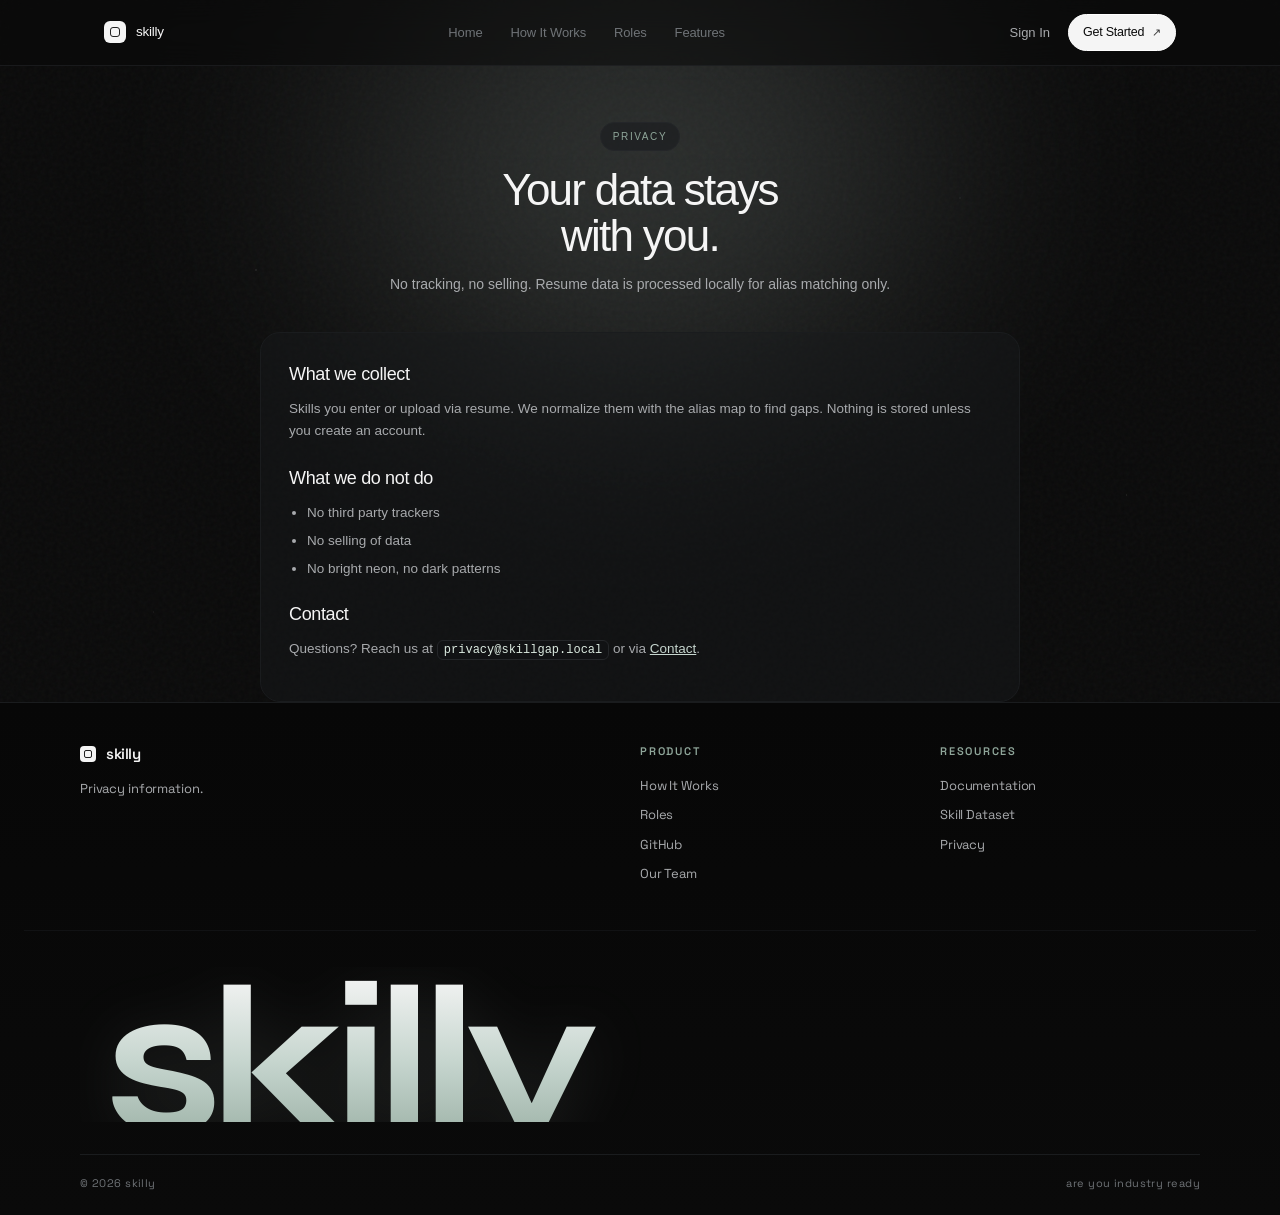
<file: Website/privacy.html>
<!DOCTYPE html>
<html lang="en">
<head>
  <meta charset="UTF-8" />
  <meta name="viewport" content="width=device-width, initial-scale=1.0" />
  <title>Privacy - skilly</title>
  <link rel="stylesheet" href="css/style.css" />
</head>
<body>
  <div class="bg"><div class="bg-glow bg-glow-1"></div><div class="bg-grain"></div><div class="bg-lines"></div><div class="bg-particles"></div></div>
  <nav class="nav">
    <div class="nav-inner">
      <a href="index.html" class="nav-logo"><span class="nav-mark"></span><span>skilly</span></a>
      <div class="nav-links">
        <a href="index.html" class="nav-link">Home</a>
        <a href="how-it-works.html" class="nav-link">How It Works</a>
        <a href="roles.html" class="nav-link">Roles</a>
        <a href="features.html" class="nav-link">Features</a>
      </div>
      <div class="nav-actions">
        <a href="signin.html" class="nav-signin">Sign In</a>
        <a href="get-started.html" class="btn-primary btn-small">Get Started <span class="arrow">&#8599;</span></a>
      </div>
      <button class="nav-toggle" aria-label="Menu"><span></span><span></span></button>
    </div>
  </nav>

  <section class="page-hero">
    <div class="page-hero-inner">
      <div class="page-eyebrow">PRIVACY</div>
      <h1 class="page-title">Your data stays<br />with you.</h1>
      <p class="page-sub">No tracking, no selling. Resume data is processed locally for alias matching only.</p>
    </div>
  </section>

  <section class="page-content">
    <div class="prose">
      <h2>What we collect</h2>
      <p>Skills you enter or upload via resume. We normalize them with the alias map to find gaps. Nothing is stored unless you create an account.</p>
      <h2>What we do not do</h2>
      <ul>
        <li>No third party trackers</li>
        <li>No selling of data</li>
        <li>No bright neon, no dark patterns</li>
      </ul>
      <h2>Contact</h2>
      <p>Questions? Reach us at <code>privacy@skillgap.local</code> or via <a href="team.html" style="color:#C7D6CF; text-decoration:underline;">Contact</a>.</p>
    </div>
  </section>

  <footer class="footer">
    <div class="footer-inner">
      <div class="footer-brand"><div class="footer-logo"><span class="nav-mark small"></span> skilly</div><p class="footer-desc">Privacy information.</p></div>
      <div class="footer-col"><div class="footer-heading">Product</div><a href="how-it-works.html">How It Works</a><a href="roles.html">Roles</a><a href="github.html">GitHub</a><a href="team.html">Our Team</a></div>
      <div class="footer-col"><div class="footer-heading">Resources</div><a href="documentation.html">Documentation</a><a href="dataset.html">Skill Dataset</a><a href="privacy.html">Privacy</a></div>
    </div>
        <div class="footer-huge">
      <div class="footer-huge-inner">
        <div class="footer-huge-text">skilly</div>
      </div>
    </div>
    <div class="footer-bottom"><span>© 2026 skilly</span><span>are you industry ready</span></div>
  </footer>
  <script src="js/script.js"></script>
</body>
</html>
</file>
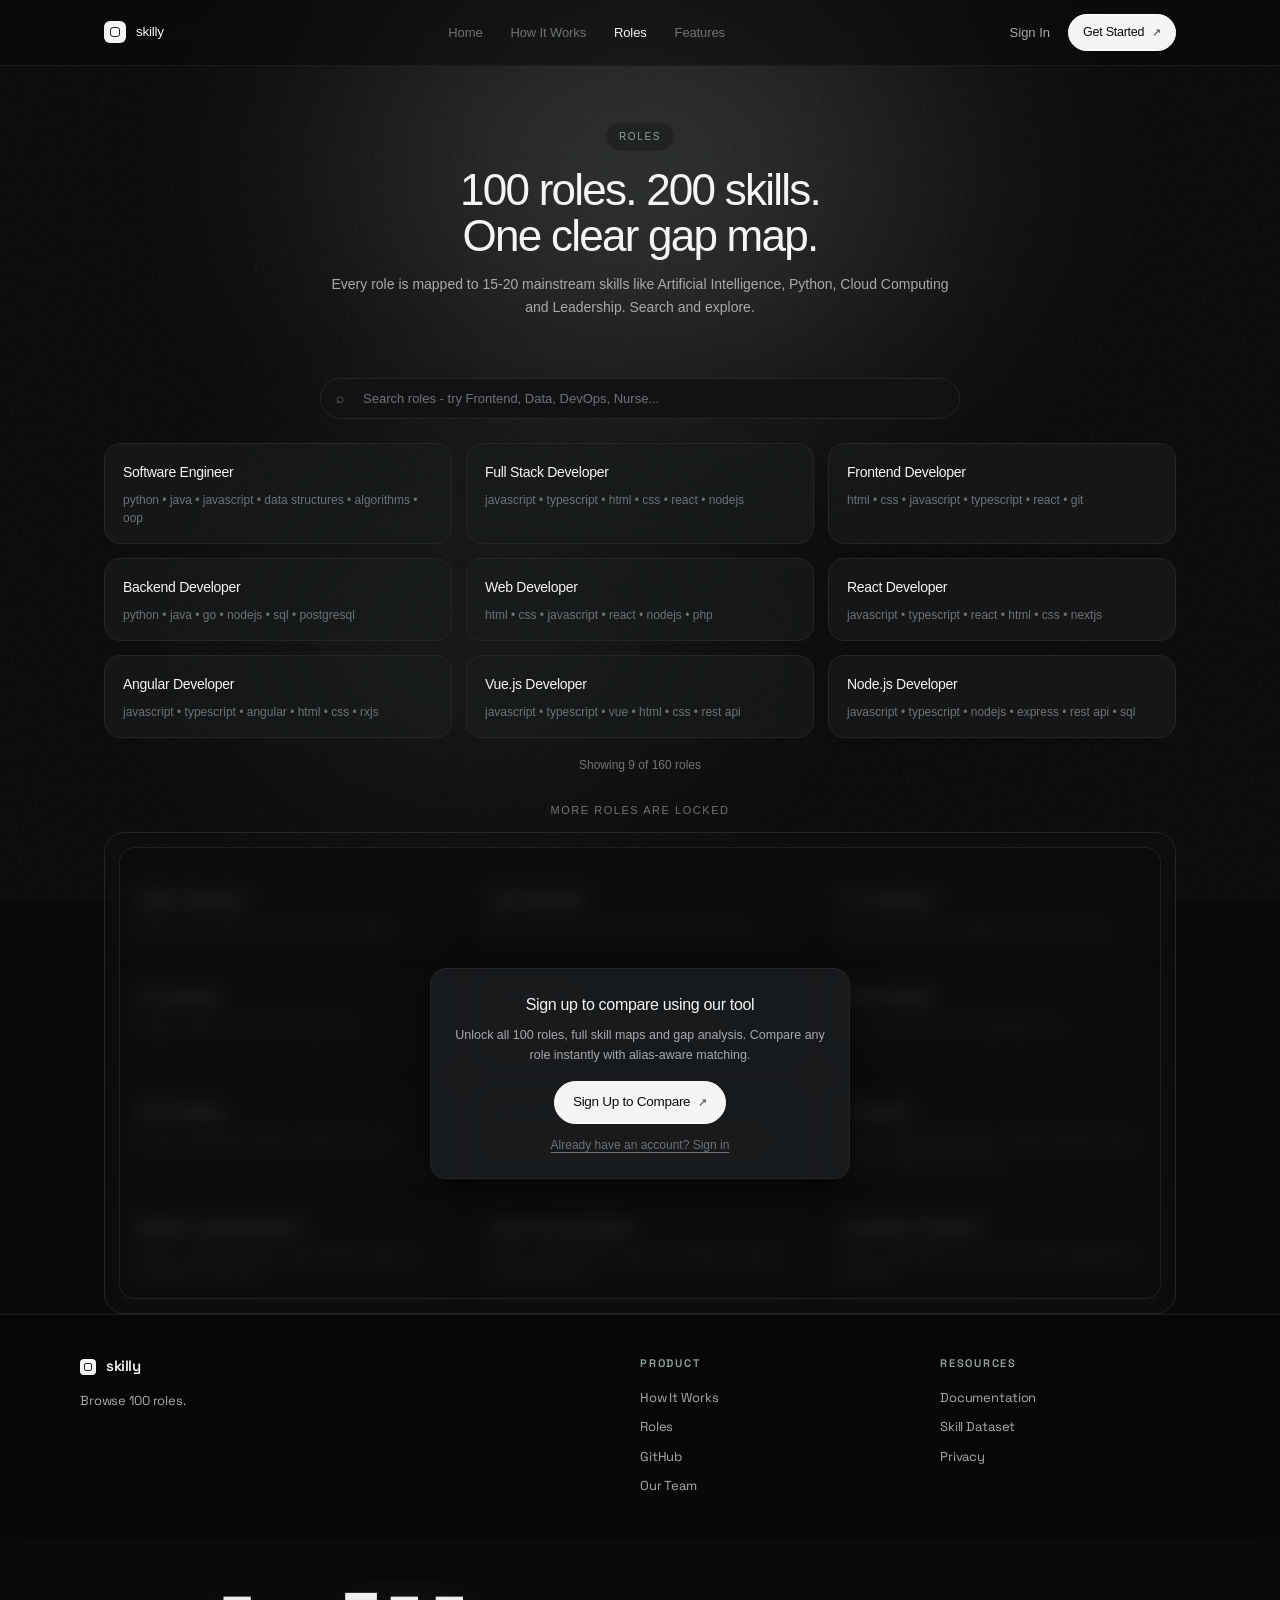
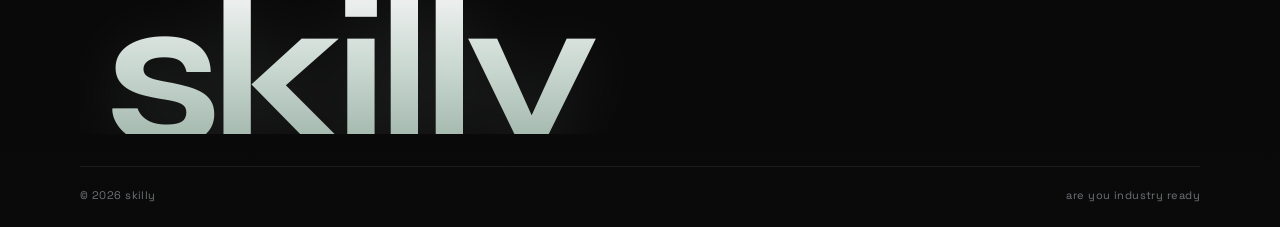
<file: Website/roles.html>
<!DOCTYPE html>
<html lang="en">
<head>
  <meta charset="UTF-8" />
  <meta name="viewport" content="width=device-width, initial-scale=1.0" />
  <title>Roles - skilly</title>
  <link rel="stylesheet" href="css/style.css" />
</head>
<body>
  <div class="bg"><div class="bg-glow bg-glow-1"></div><div class="bg-glow bg-glow-2"></div><div class="bg-grain"></div><div class="bg-lines"></div><div class="bg-particles"></div></div>

  <nav class="nav">
    <div class="nav-inner">
      <a href="index.html" class="nav-logo"><span class="nav-mark"></span><span>skilly</span></a>
      <div class="nav-links">
        <a href="index.html" class="nav-link">Home</a>
        <a href="how-it-works.html" class="nav-link">How It Works</a>
        <a href="roles.html" class="nav-link active">Roles</a>
        <a href="features.html" class="nav-link">Features</a>
      </div>
      <div class="nav-actions">
        <a href="signin.html" class="nav-signin">Sign In</a>
        <a href="get-started.html" class="btn-primary btn-small">Get Started <span class="arrow">&#8599;</span></a>
      </div>
      <button class="nav-toggle" aria-label="Menu"><span></span><span></span></button>
    </div>
  </nav>

  <section class="page-hero">
    <div class="page-hero-inner">
      <div class="page-eyebrow">ROLES</div>
      <h1 class="page-title">100 roles. 200 skills.<br />One clear gap map.</h1>
      <p class="page-sub">Every role is mapped to 15-20 mainstream skills like Artificial Intelligence, Python, Cloud Computing and Leadership. Search and explore.</p>
    </div>
  </section>

  <section class="page-content">
    <div class="role-search"><input id="roleSearch" type="text" placeholder="Search roles - try Frontend, Data, DevOps, Nurse..." /></div>
    <div id="rolesGrid" class="roles-grid"></div>
    <p id="rolesCount" style="text-align:center; margin-top:18px; font-size:12px; color:#6F7377;"></p>

    <div id="blurWrap" class="blur-wrap" style="display:none;">
      <div class="blur-label">More roles are locked</div>
      <div class="blur-grid-wrap">
        <div id="blurGrid" class="roles-grid blurred"></div>
        <div class="blur-overlay">
          <div class="blur-overlay-inner">
            <h3>Sign up to compare using our tool</h3>
            <p>Unlock all 100 roles, full skill maps and gap analysis. Compare any role instantly with alias-aware matching.</p>
            <a href="get-started.html" class="btn-primary">Sign Up to Compare <span class="arrow">&#8599;</span></a>
            <a href="signin.html" class="blur-signin">Already have an account? Sign in</a>
          </div>
        </div>
      </div>
    </div>
  </section>

  <footer class="footer">
    <div class="footer-inner">
      <div class="footer-brand"><div class="footer-logo"><span class="nav-mark small"></span> skilly</div><p class="footer-desc">Browse 100 roles.</p></div>
      <div class="footer-col"><div class="footer-heading">Product</div><a href="how-it-works.html">How It Works</a><a href="roles.html">Roles</a><a href="github.html">GitHub</a><a href="team.html">Our Team</a></div>
      <div class="footer-col"><div class="footer-heading">Resources</div><a href="documentation.html">Documentation</a><a href="dataset.html">Skill Dataset</a><a href="privacy.html">Privacy</a></div>
    </div>
        <div class="footer-huge">
      <div class="footer-huge-inner">
        <div class="footer-huge-text">skilly</div>
      </div>
    </div>
    <div class="footer-bottom"><span>© 2026 skilly</span><span>are you industry ready</span></div>
  </footer>

  <script src="js/script.js"></script>
  <script>
    const grid = document.getElementById('rolesGrid');
    const blurGrid = document.getElementById('blurGrid');
    const blurWrap = document.getElementById('blurWrap');
    const count = document.getElementById('rolesCount');
    const search = document.getElementById('roleSearch');
    let allRoles = [];

    const fallbackRoles = ["Business Analyst","Cyber Security Analyst","Data Engineer","Data Scientist","DevOps Engineer","Machine Learning Engineer","Mobile App Developer","Network Engineer","Quality Assurance Engineer","Software Engineer","Frontend Developer","Backend Developer","Full Stack Developer","UI/UX Designer","Cloud Engineer","Data Analyst","AI Engineer","Blockchain Developer","Game Developer","Embedded Systems Engineer","Site Reliability Engineer","Product Manager","Scrum Master","Technical Writer","IT Support Specialist"];

    function skillsToList(skills) {
      if (!skills) return [];
      if (Array.isArray(skills)) return skills;
      // skills is object like {python: 5, java: 4}
      return Object.keys(skills).map(k => k.replace(/_/g, ' '));
    }

    async function loadRoles() {
      try {
        const res = await fetch('../Dataset/data.json');
        if (!res.ok) throw new Error('no dataset');
        const data = await res.json();
        const roles = data.roles || data;
        allRoles = roles.map(r => ({ role: r.role, skills: skillsToList(r.skills) }));
        if (!allRoles.length) throw new Error('empty');
      } catch (e) {
        try {
          const res2 = await fetch('../dataset/role_skills_dataset.json');
          const data2 = await res2.json();
          allRoles = data2.map(r => ({ role: r.role, skills: r.skills }));
        } catch (e2) {
          allRoles = fallbackRoles.map(r => ({ role: r, skills: [] }));
        }
      }
      render(allRoles);
    }

    function render(list) {
      const q = search.value.toLowerCase().trim();
      if (q) {
        // when searching, show filtered without blur
        grid.innerHTML = list.map(r => `
          <div class="role-card">
            <h3>${r.role}</h3>
            <p>${r.skills && r.skills.length ? r.skills.slice(0,6).join(' &bull; ') : 'Mainstream skills like Artificial Intelligence, Python, Cloud Computing'}</p>
          </div>
        `).join('');
        count.textContent = list.length + ' roles found';
        blurWrap.style.display = 'none';
        return;
      }

      // default: show only 9, blur rest
      const visible = list.slice(0, 9);
      const blurred = list.slice(9, 21);

      grid.innerHTML = visible.map(r => `
        <div class="role-card">
          <h3>${r.role}</h3>
          <p>${r.skills && r.skills.length ? r.skills.slice(0,6).join(' &bull; ') : 'Mainstream skills like Artificial Intelligence, Python, Cloud Computing'}</p>
        </div>
      `).join('');

      blurGrid.innerHTML = blurred.map(r => `
        <div class="role-card">
          <h3>${r.role}</h3>
          <p>${r.skills && r.skills.length ? r.skills.slice(0,6).join(' &bull; ') : 'Mainstream skills like Artificial Intelligence, Python, Cloud Computing'}</p>
        </div>
      `).join('');

      count.textContent = 'Showing 9 of ' + list.length + ' roles';
      blurWrap.style.display = 'block';
    }

    search.addEventListener('input', () => {
      const q = search.value.toLowerCase().trim();
      if (!q) return render(allRoles);
      const filtered = allRoles.filter(r => r.role.toLowerCase().includes(q));
      render(filtered);
    });

    loadRoles();
  </script>
</body>
</html>
</file>
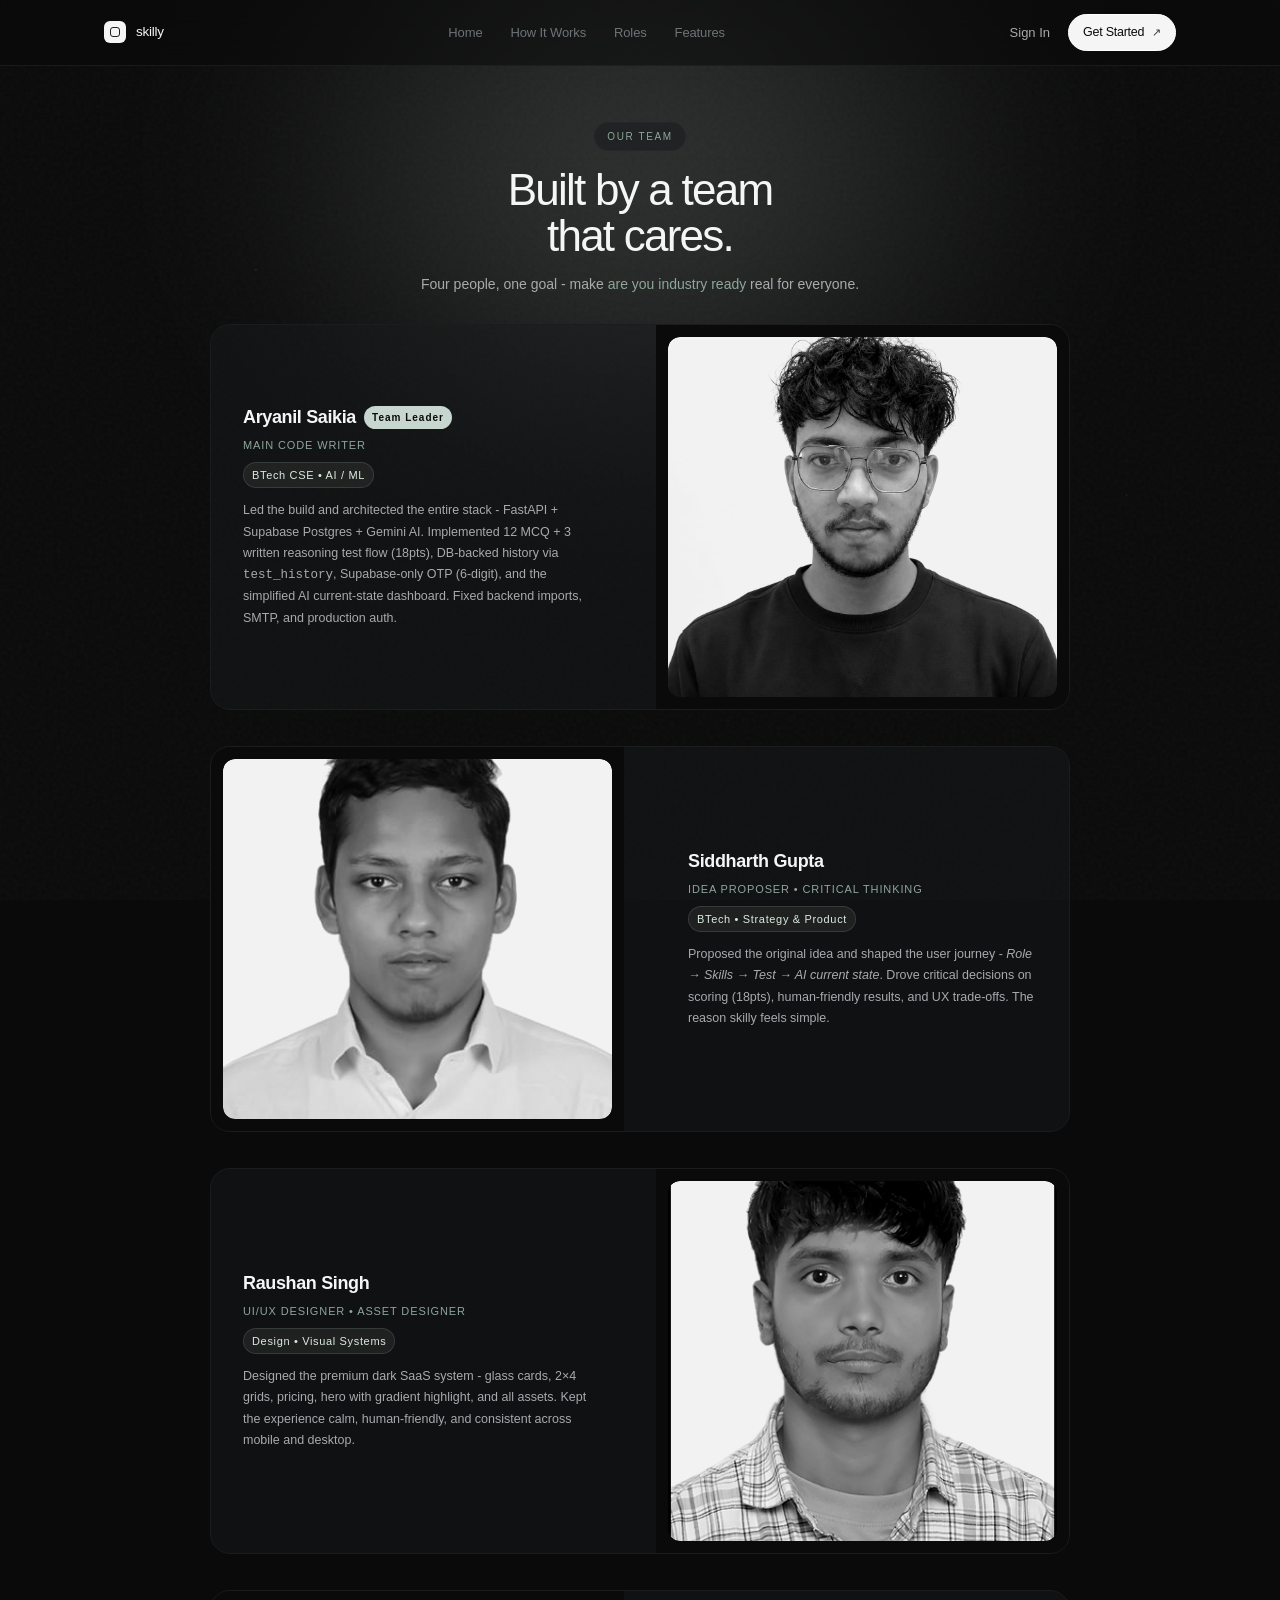
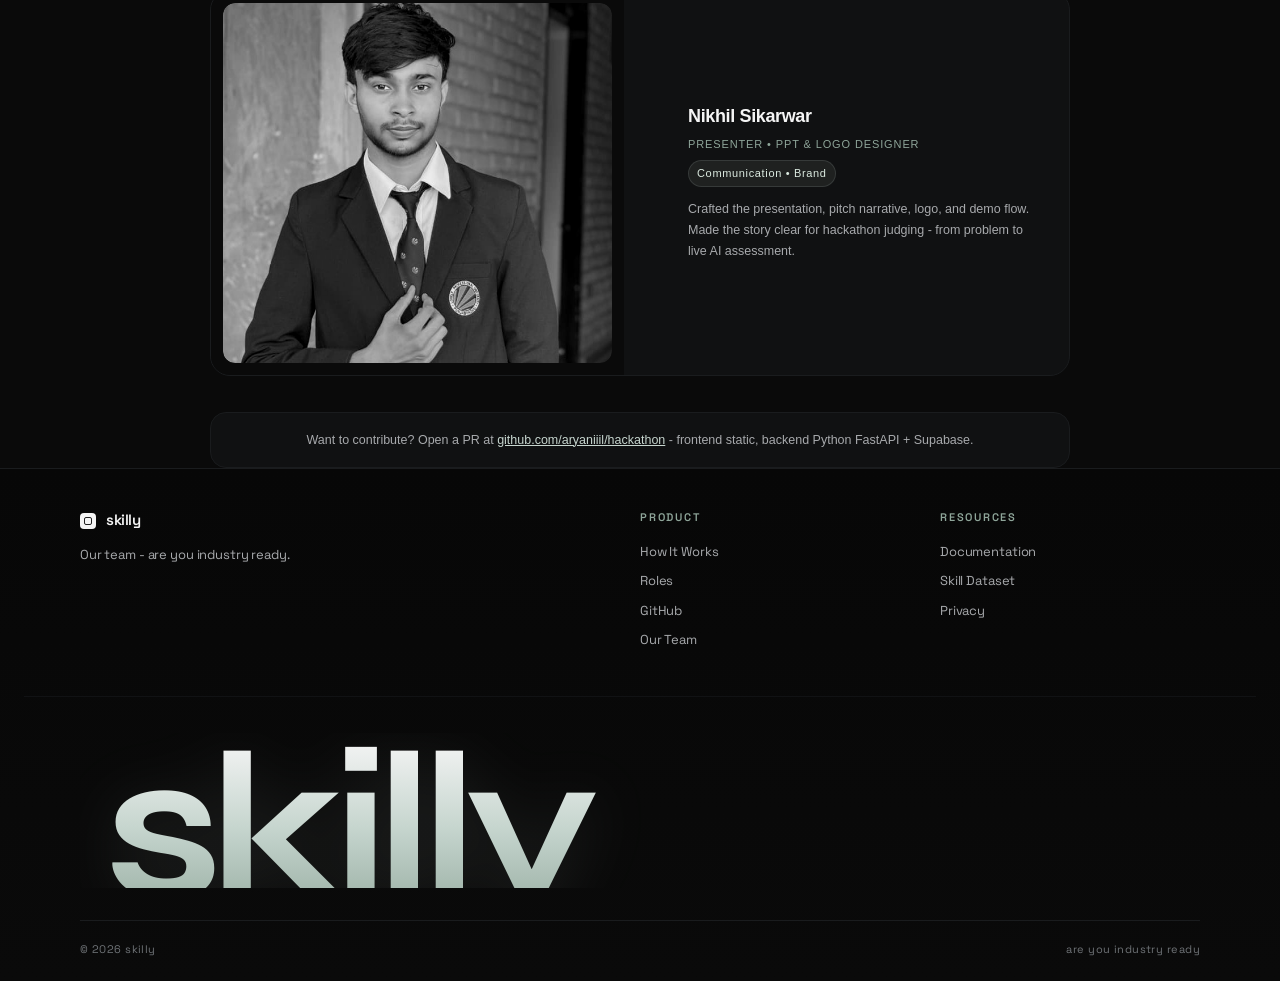
<file: Website/team.html>
<!DOCTYPE html>
<html lang="en">
<head>
  <meta charset="UTF-8" />
  <meta name="viewport" content="width=device-width, initial-scale=1.0" />
  <title>Our Team - skilly</title>
  <link rel="stylesheet" href="css/style.css" />
  <style>
    .team-row { display:grid; grid-template-columns: 1fr 1fr; gap:32px; align-items:center; max-width: 860px; margin: 0 auto 36px; background: rgba(26,28,30,0.45); border:1px solid #1A1C1E; border-radius:20px; overflow:hidden; }
    .team-row.reverse { direction: rtl; }
    .team-row.reverse > * { direction: ltr; }
    .team-info { padding:32px; }
    .team-info h3 { font-size:18px; font-weight:600; color:#F5F5F5; letter-spacing:-0.02em; margin-bottom:6px; display:flex; align-items:center; gap:8px; flex-wrap:wrap; }
    .team-badge { font-size:10px; letter-spacing:0.1em; color:#0A0A0A; background:#C7D6CF; padding:4px 8px; border-radius:999px; font-weight:700; }
    .team-role { font-size:11px; letter-spacing:0.08em; color:#8FA69A; text-transform:uppercase; margin-bottom:8px; }
    .team-qual { font-size:11px; letter-spacing:0.06em; color:#DCEBE1; background: rgba(199,214,207,0.08); border:1px solid rgba(199,214,207,0.14); padding:4px 8px; border-radius:999px; display:inline-flex; margin-bottom:12px; }
    .team-desc { font-size:12.5px; color:#A8AAAD; line-height:1.7; }
    .team-img { width:100%; height:360px; object-fit:cover; display:block; filter: grayscale(100%) contrast(1.05) brightness(0.95); transition: filter 0.35s ease; }
    .team-img-wrap { background:#0A0A0A; overflow:hidden; padding:12px; position:relative; }
    .team-img-wrap img { border-radius:12px; }
    .team-img-container { position:relative; width:100%; height:360px; border-radius:12px; overflow:hidden; }
    .team-img-container:hover .team-img { filter: grayscale(0%) contrast(1) brightness(1); }
    @media (hover: none) {
      .team-img { filter: grayscale(100%) contrast(1.05) brightness(0.95); }
    }
    @media (max-width: 640px){
      .team-row, .team-row.reverse { grid-template-columns:1fr; direction:ltr; gap:0; }
      .team-img { height:280px; }
      .team-row.reverse > * { direction:ltr; }
      .team-info { padding:24px; }
    }
  </style>
</head>
<body>
  <div class="bg"><div class="bg-glow bg-glow-1"></div><div class="bg-grain"></div><div class="bg-lines"></div><div class="bg-particles"></div></div>
  <nav class="nav">
    <div class="nav-inner">
      <button class="nav-toggle" aria-label="Menu" style="display:none; margin-right:8px;"><span></span><span></span><span></span></button>
      <a href="index.html" class="nav-logo"><span class="nav-mark"></span><span>skilly</span></a>
      <div class="nav-links">
        <a href="index.html" class="nav-link">Home</a>
        <a href="how-it-works.html" class="nav-link">How It Works</a>
        <a href="roles.html" class="nav-link">Roles</a>
        <a href="features.html" class="nav-link">Features</a>
      </div>
      <div class="nav-actions">
        <a href="signin.html" class="nav-signin">Sign In</a>
        <a href="get-started.html" class="btn-primary btn-small">Get Started <span class="arrow">&#8599;</span></a>
      </div>
    </div>
  </nav>

  <section class="page-hero">
    <div class="page-hero-inner">
      <div class="page-eyebrow">OUR TEAM</div>
      <h1 class="page-title">Built by a team<br />that cares.</h1>
      <p class="page-sub">Four people, one goal - make <span style="color:#8FA69A;">are you industry ready</span> real for everyone.</p>
    </div>
  </section>

  <section class="page-content" style="padding-top:28px;">
    <!-- Aryanil - left details, right image -->
    <div class="team-row">
      <div class="team-info">
        <h3>Aryanil Saikia <span class="team-badge">Team Leader</span></h3>
        <div class="team-role">Main Code Writer</div>
        <div class="team-qual">BTech CSE &bull; AI / ML</div>
        <p class="team-desc">Led the build and architected the entire stack - FastAPI + Supabase Postgres + Gemini AI. Implemented 12 MCQ + 3 written reasoning test flow (18pts), DB-backed history via <code>test_history</code>, Supabase-only OTP (6-digit), and the simplified AI current-state dashboard. Fixed backend imports, SMTP, and production auth.</p>
      </div>
      <div class="team-img-wrap">
        <div class="team-img-container">
          <img src="images/aryanil.jpeg" alt="Aryanil Saikia" class="team-img" loading="lazy" />
        </div>
      </div>
    </div>

    <!-- Siddharth - left image, right details -->
    <div class="team-row reverse">
      <div class="team-info">
        <h3>Siddharth Gupta</h3>
        <div class="team-role">Idea Proposer &bull; Critical Thinking</div>
        <div class="team-qual">BTech &bull; Strategy &amp; Product</div>
        <p class="team-desc">Proposed the original idea and shaped the user journey - <em>Role &rarr; Skills &rarr; Test &rarr; AI current state</em>. Drove critical decisions on scoring (18pts), human-friendly results, and UX trade-offs. The reason skilly feels simple.</p>
      </div>
      <div class="team-img-wrap">
        <div class="team-img-container">
          <img src="images/sidh.jpeg" alt="Siddharth Gupta" class="team-img" loading="lazy" />
        </div>
      </div>
    </div>

    <!-- Raushan - left details, right image -->
    <div class="team-row">
      <div class="team-info">
        <h3>Raushan Singh</h3>
        <div class="team-role">UI/UX Designer &bull; Asset Designer</div>
        <div class="team-qual">Design &bull; Visual Systems</div>
        <p class="team-desc">Designed the premium dark SaaS system - glass cards, 2&times;4 grids, pricing, hero with gradient highlight, and all assets. Kept the experience calm, human-friendly, and consistent across mobile and desktop.</p>
      </div>
      <div class="team-img-wrap">
        <div class="team-img-container">
          <img src="images/raushan.jpeg" alt="Raushan Singh" class="team-img" loading="lazy" />
        </div>
      </div>
    </div>

    <!-- Nikhil - left image, right details -->
    <div class="team-row reverse">
      <div class="team-info">
        <h3>Nikhil Sikarwar</h3>
        <div class="team-role">Presenter &bull; PPT & Logo Designer</div>
        <div class="team-qual">Communication &bull; Brand</div>
        <p class="team-desc">Crafted the presentation, pitch narrative, logo, and demo flow. Made the story clear for hackathon judging - from problem to live AI assessment.</p>
      </div>
      <div class="team-img-wrap">
        <div class="team-img-container">
          <img src="images/nikhil.jpeg" alt="Nikhil Sikarwar" class="team-img" loading="lazy" />
        </div>
      </div>
    </div>

    <div style="max-width:860px; margin: 8px auto 0; background: rgba(26,28,30,0.45); border:1px solid #1A1C1E; border-radius:16px; padding:18px; text-align:center;">
      <p style="font-size:12.5px; color:#A8AAAD; margin:0;">Want to contribute? Open a PR at <a href="https://github.com/aryaniiil/hackathon" style="color:#C7D6CF; text-decoration:underline;">github.com/aryaniiil/hackathon</a> - frontend static, backend Python FastAPI + Supabase.</p>
    </div>
  </section>

  <footer class="footer">
    <div class="footer-inner">
      <div class="footer-brand"><div class="footer-logo"><span class="nav-mark small"></span> skilly</div><p class="footer-desc">Our team - are you industry ready.</p></div>
      <div class="footer-col"><div class="footer-heading">Product</div><a href="how-it-works.html">How It Works</a><a href="roles.html">Roles</a><a href="github.html">GitHub</a><a href="team.html">Our Team</a></div>
      <div class="footer-col"><div class="footer-heading">Resources</div><a href="documentation.html">Documentation</a><a href="dataset.html">Skill Dataset</a><a href="privacy.html">Privacy</a></div>
    </div>
    <div class="footer-huge"><div class="footer-huge-inner"><div class="footer-huge-text">skilly</div></div></div>
    <div class="footer-bottom"><span>© 2026 skilly</span><span>are you industry ready</span></div>
  </footer>
  <script src="js/script.js"></script>
</body>
</html>
</file>
<file: Website/css/style.css>
/* 
  skilly - Premium Futuristic Dark SaaS
  Palette: #0A0A0A, #111214, #1A1C1E, #242629, #F5F5F5, #A8AAAD, #6F7377, #C7D6CF, #DCEBE1, #8FA69A
  Font: Helvetica body, Syne for huge footer
*/
@import url('https://fonts.googleapis.com/css2?family=Syne:wght@700;800&family=Space+Grotesk:wght@400;500&display=swap');

* { margin: 0; padding: 0; box-sizing: border-box; }

html { scroll-behavior: smooth; overflow-x: hidden; max-width: 100vw; }

body {
  font-family: Helvetica, Arial, sans-serif;
  background: #0A0A0A;
  color: #F5F5F5;
  overflow-x: hidden;
  max-width: 100vw;
  -webkit-font-smoothing: antialiased;
  line-height: 1.5;
}

a { color: inherit; text-decoration: none; }

.bg {
  position: fixed;
  inset: 0;
  z-index: -1;
  background: #0A0A0A;
  overflow: hidden;
}

.bg-glow {
  position: absolute;
  border-radius: 50%;
  filter: blur(90px);
  opacity: 0.22;
}

.bg-glow-1 {
  width: 900px; height: 700px;
  left: 50%; top: -180px;
  transform: translateX(-50%);
  background: radial-gradient(ellipse at center, #DCEBE1 0%, #C7D6CF 18%, transparent 68%);
  opacity: 0.18;
}

.bg-glow-2 {
  width: 700px; height: 500px;
  left: 10%; top: 380px;
  background: radial-gradient(ellipse at center, #C7D6CF 0%, transparent 70%);
  opacity: 0.09;
}

.bg-glow-3 {
  width: 600px; height: 600px;
  right: -80px; top: 520px;
  background: radial-gradient(ellipse at center, #E8E9E8 0%, transparent 72%);
  opacity: 0.06;
}

.bg-grain {
  position: absolute;
  inset: 0;
  opacity: 0.035;
  background-image: url("data:image/svg+xml,%3Csvg viewBox='0 0 256 256' xmlns='http://www.w3.org/2000/svg'%3E%3Cfilter id='noiseFilter'%3E%3CfeTurbulence type='fractalNoise' baseFrequency='0.9' numOctaves='4' stitchTiles='stitch'/%3E%3C/filter%3E%3Crect width='100%25' height='100%25' filter='url(%23noiseFilter)'/%3E%3C/svg%3E");
}

.bg-lines {
  position: absolute;
  inset: 0;
  background:
    linear-gradient(transparent 95%, rgba(36,38,41,0.18) 100%),
    linear-gradient(90deg, transparent 95%, rgba(36,38,41,0.12) 100%);
  background-size: 80px 80px;
  opacity: 0.18;
  mask: radial-gradient(ellipse 900px 600px at 50% 20%, black 40%, transparent 72%);
}

.bg-particles {
  position: absolute;
  inset: 0;
  background-image:
    radial-gradient(1px 1px at 20% 30%, rgba(220,235,225,0.5) 0, transparent 100%),
    radial-gradient(1px 1px at 75% 22%, rgba(200,214,207,0.35) 0, transparent 100%),
    radial-gradient(1px 1px at 45% 45%, rgba(255,255,255,0.25) 0, transparent 100%),
    radial-gradient(1px 1px at 88% 55%, rgba(220,235,225,0.3) 0, transparent 100%),
    radial-gradient(1px 1px at 12% 68%, rgba(255,255,255,0.18) 0, transparent 100%),
    radial-gradient(1px 1px at 62% 78%, rgba(200,214,207,0.2) 0, transparent 100%);
  opacity: 0.5;
}

.nav {
  position: sticky;
  top: 0;
  z-index: 50;
  backdrop-filter: blur(14px);
  -webkit-backdrop-filter: blur(14px);
  background: rgba(10,10,10,0.55);
  border-bottom: 1px solid rgba(36,38,41,0.6);
}

.nav-inner {
  max-width: 1120px;
  margin: 0 auto;
  padding: 14px 24px;
  display: flex;
  align-items: center;
  justify-content: space-between;
  gap: 24px;
}

.nav-logo {
  display: flex;
  align-items: center;
  gap: 10px;
  font-size: 13.5px;
  font-weight: 500;
  letter-spacing: -0.02em;
  color: #F5F5F5;
}

.nav-mark {
  width: 22px; height: 22px;
  border-radius: 6px;
  background: #F5F5F5;
  position: relative;
  display: inline-block;
  flex-shrink: 0;
}

.nav-mark::after {
  content: "";
  position: absolute;
  inset: 6px;
  border-radius: 3px;
  border: 1px solid #0A0A0A;
  opacity: 0.9;
}

.nav-mark.small { width: 16px; height: 16px; border-radius: 4px; }
.nav-mark.small::after { inset: 4px; border-radius: 2px; }

.nav-links {
  display: flex;
  gap: 28px;
  align-items: center;
}

.nav-link {
  font-size: 13px;
  font-weight: 400;
  color: #6F7377;
  transition: color 0.2s;
  letter-spacing: -0.01em;
}

.nav-link:hover, .nav-link.active { color: #F5F5F5; }

.nav-actions {
  display: flex;
  align-items: center;
  gap: 18px;
}

.nav-signin {
  font-size: 13px;
  color: #A8AAAD;
  transition: color 0.2s;
}

.nav-signin:hover { color: #F5F5F5; }

.btn-primary {
  display: inline-flex;
  align-items: center;
  gap: 8px;
  background: #F5F5F5;
  color: #0A0A0A;
  padding: 10px 18px;
  border-radius: 999px;
  font-size: 13.5px;
  font-weight: 500;
  letter-spacing: -0.02em;
  border: 1px solid #FFFFFF;
  transition: transform 0.2s, background 0.2s, opacity 0.2s;
}

.btn-primary:hover { background: #FFFFFF; transform: translateY(-1px); }

.btn-small { padding: 8px 14px; font-size: 12.5px; }

.btn-secondary {
  display: inline-flex;
  align-items: center;
  gap: 8px;
  background: rgba(26,28,30,0.7);
  color: #F5F5F5;
  padding: 10px 18px;
  border-radius: 999px;
  font-size: 13.5px;
  font-weight: 500;
  border: 1px solid #242629;
  backdrop-filter: blur(10px);
  transition: border-color 0.2s, background 0.2s;
}

.btn-secondary:hover { border-color: #2E3133; background: rgba(34,36,38,0.85); }

.arrow { font-size: 11px; opacity: 0.8; }

.nav-toggle { display: none; background: none; border: none; cursor: pointer; flex-direction: column; gap: 5px; padding: 4px; }
.nav-toggle span { width: 18px; height: 1.5px; background: #F5F5F5; border-radius: 1px; display: block; }

/* ---------- Hero - a lot of top spacing ---------- */
.hero { padding: 200px 24px 0; }

.hero-inner { 
  max-width: 860px;
  margin: 0 auto;
  text-align: center;
}

.eyebrow {
  display: inline-block;
  font-size: 10px;
  letter-spacing: 0.18em;
  font-weight: 500;
  color: #8FA69A;
  border: 1px solid rgba(36,38,41,0.9);
  background: rgba(26,28,30,0.6);
  padding: 6px 12px;
  border-radius: 999px;
  backdrop-filter: blur(10px);
}

.hero-title {
  margin-top: 22px;
  font-size: 52px;
  font-weight: 300;
  line-height: 1.05;
  letter-spacing: -0.04em;
  color: #F5F5F5;
}

.hero-title .highlight {
  color: #C7D6CF;
  font-weight: 300;
}

.rough-underline {
  position: relative;
  display: inline-block;
  color: #F5F5F5;
  font-style: italic;
  font-weight: 400;
}

.rough-underline::after {
  content: "";
  position: absolute;
  left: -4px;
  right: -4px;
  bottom: -7px;
  height: 12px;
  background: url("data:image/svg+xml,%3Csvg viewBox='0 0 120 12' xmlns='http://www.w3.org/2000/svg' preserveAspectRatio='none'%3E%3Cpath d='M2 8 Q 14 2, 28 7 T 52 6 T 76 7 T 100 5 T 118 7' stroke='%237A0A0A' stroke-width='3.4' fill='none' stroke-linecap='round' stroke-linejoin='round' opacity='1'/%3E%3Cpath d='M2 9 Q 15 3, 29 8 T 53 7 T 77 8 T 101 6 T 118 8' stroke='%23991B1B' stroke-width='2.6' fill='none' stroke-linecap='round' opacity='0.95'/%3E%3Cpath d='M3 6 Q 16 1, 30 5 T 54 4 T 78 5 T 102 3 T 117 5' stroke='%23B91C1C' stroke-width='1.6' fill='none' stroke-linecap='round' opacity='0.7'/%3E%3C/svg%3E") no-repeat;
  background-size: 100% 100%;
  pointer-events: none;
  transform: rotate(-0.7deg);
}

.hero-sub {
  margin-top: 18px;
  font-size: 15px;
  color: #A8AAAD;
  line-height: 1.6;
  font-weight: 400;
}

.hero-actions {
  margin-top: 28px;
  display: flex;
  justify-content: center;
  gap: 12px;
  flex-wrap: wrap;
}

/* Hero visual */
.hero-visual {
  position: relative;
  margin: 44px auto 0;
  max-width: 900px;
  height: 280px;
  border-radius: 24px;
  background: linear-gradient(180deg, rgba(26,28,30,0.55) 0%, rgba(17,18,20,0.35) 100%);
  border: 1px solid #242629;
  backdrop-filter: blur(16px);
  -webkit-backdrop-filter: blur(16px);
  overflow: hidden;
  box-shadow: 0 20px 60px rgba(0,0,0,0.45), inset 0 1px 0 rgba(255,255,255,0.03);
}

.hero-visual::before {
  content: "";
  position: absolute;
  inset: 0;
  background: radial-gradient(600px 280px at 50% 50%, rgba(220,235,225,0.07) 0%, transparent 70%);
  pointer-events: none;
}

.network {
  position: absolute;
  inset: 0;
  width: 100%;
  height: 100%;
}

.float-label {
  position: absolute;
  font-size: 10.5px;
  font-weight: 500;
  letter-spacing: -0.01em;
  color: #DCEBE1;
  background: rgba(26,28,30,0.85);
  border: 1px solid #2A2E30;
  padding: 6px 10px;
  border-radius: 999px;
  backdrop-filter: blur(10px);
  box-shadow: 0 4px 16px rgba(0,0,0,0.3);
  line-height: 1;
}

.float-label.muted { color: #A8AAAD; background: rgba(26,28,30,0.7); }

/* ---------- Trust ---------- */
.trust {
  max-width: 1120px;
  margin: 0 auto;
  padding: 28px 24px 0;
  text-align: center;
}

.trust-line {
  font-size: 12px;
  color: #6F7377;
  letter-spacing: -0.01em;
}

.trust-tags {
  margin-top: 14px;
  display: flex;
  justify-content: center;
  align-items: center;
  gap: 14px;
  flex-wrap: wrap;
  font-size: 12px;
  color: #6F7377;
}

.trust-tags span { color: #6F7377; }

.trust-tags .dot {
  width: 3px; height: 3px;
  border-radius: 50%;
  background: #242629;
  display: inline-block;
}

/* ---------- How it works - Sticky stacked cards ---------- */
.how {
  padding: 72px 24px 0;
}

.section-inner {
  max-width: 1120px;
  margin: 0 auto;
}

/* wrapper like the reference - max 700px centered */
.how-cards {
  display: flex;
  flex-direction: column;
  gap: 0;
  max-width: 700px;
  margin: 0 auto;
  position: relative;
  padding: 16px 0 100px;
}

.how-card {
  position: sticky;
  background: linear-gradient(180deg, rgba(26,28,30,0.96) 0%, rgba(22,24,26,0.92) 100%);
  border: 1px solid #242629;
  border-radius: 20px;
  padding: 36px 32px 32px;
  backdrop-filter: blur(16px);
  -webkit-backdrop-filter: blur(16px);
  text-align: left;
  box-shadow: 0 12px 40px rgba(0,0,0,0.38), 0 5px 12px rgba(0,0,0,0.22), inset 0 1px 0 rgba(255,255,255,0.04);
  margin-bottom: 20px;
  overflow: hidden;
  transition: border-color 0.25s, box-shadow 0.3s, transform 0.3s;
  will-change: transform;
}

/* sticky offsets create the stacked effect - each card sticks a bit lower */
.how-card:nth-child(1) { top: 84px; z-index: 1; }
.how-card:nth-child(2) { top: 104px; z-index: 2; }
.how-card:nth-child(3) { top: 124px; z-index: 3; }

.how-card::before {
  content: "";
  position: absolute;
  inset: 0;
  border-radius: 20px;
  background: radial-gradient(600px 180px at 50% 0%, rgba(220,235,225,0.06) 0%, transparent 72%);
  pointer-events: none;
  opacity: 1;
}

.how-card:hover {
  border-color: #2E3133;
  box-shadow: 0 18px 56px rgba(0,0,0,0.45), 0 0 0 1px rgba(199,214,207,0.05), inset 0 1px 0 rgba(255,255,255,0.05);
}

.how-num {
  display: inline-flex;
  align-items: center;
  justify-content: center;
  min-width: 44px;
  height: 24px;
  padding: 0 11px;
  border-radius: 999px;
  background: rgba(199,214,207,0.08);
  border: 1px solid rgba(199,214,207,0.14);
  font-size: 10px;
  letter-spacing: 0.14em;
  color: #C7D6CF;
  font-weight: 600;
  margin-bottom: 18px;
}

.how-card h3 {
  font-size: 19px;
  font-weight: 500;
  color: #F5F5F5;
  letter-spacing: -0.03em;
  margin-bottom: 10px;
  line-height: 1.2;
}

.how-card p {
  font-size: 13.5px;
  color: #A8AAAD;
  line-height: 1.65;
}

/* ---------- Preview ---------- */
.preview {
  padding: 32px 24px 0;
}

.preview-panel {
  background: rgba(17,18,20,0.92);
  border: 1px solid #242629;
  border-radius: 24px;
  overflow: hidden;
  backdrop-filter: blur(18px);
  box-shadow: 0 24px 80px rgba(0,0,0,0.5), inset 0 1px 0 rgba(255,255,255,0.04);
  position: relative;
}

.preview-panel::before {
  content: "";
  position: absolute;
  top: -120px; left: 50%;
  width: 700px; height: 300px;
  transform: translateX(-50%);
  background: radial-gradient(ellipse at center, rgba(220,235,225,0.09) 0%, transparent 70%);
  pointer-events: none;
}

.preview-header {
  display: flex;
  justify-content: space-between;
  align-items: flex-start;
  padding: 24px 28px;
  border-bottom: 1px solid #1E2022;
}

.preview-role {
  font-size: 11px;
  letter-spacing: 0.16em;
  color: #6F7377;
  font-weight: 500;
}

.preview-sub {
  margin-top: 6px;
  font-size: 12px;
  color: #A8AAAD;
}

.preview-score {
  text-align: right;
}

.score-num {
  font-size: 28px;
  font-weight: 300;
  color: #F5F5F5;
  letter-spacing: -0.04em;
  line-height: 1;
}

.score-label {
  display: block;
  font-size: 10px;
  letter-spacing: 0.14em;
  color: #8FA69A;
  margin-top: 4px;
}

.preview-grid {
  display: grid;
  grid-template-columns: 1.2fr 0.9fr 1fr;
  gap: 24px;
  padding: 24px 28px;
}

.col-title {
  font-size: 11px;
  letter-spacing: 0.06em;
  color: #A8AAAD;
  display: flex;
  align-items: center;
  gap: 7px;
  margin-bottom: 12px;
  font-weight: 500;
}

.dot-green, .dot-amber, .dot-muted {
  width: 7px; height: 7px;
  border-radius: 50%;
  display: inline-block;
}

.dot-green { background: #C7D6CF; box-shadow: 0 0 8px rgba(199,214,207,0.4); }
.dot-amber { background: #D8C9A8; }
.dot-muted { background: #3A3E41; }

.tags { display: flex; flex-wrap: wrap; gap: 8px; }

.tag {
  font-size: 12px;
  font-weight: 500;
  padding: 7px 12px;
  border-radius: 999px;
  border: 1px solid #242629;
  background: #1A1C1E;
  color: #F5F5F5;
  letter-spacing: -0.01em;
}

.tag.partial { background: rgba(26,28,30,0.9); color: #DCEBE1; border-color: #2A2E30; }
.tag.gap { background: transparent; color: #6F7377; border-color: #242629; border-style: dashed; }

.preview-divider {
  height: 1px;
  background: #1E2022;
  margin: 0 28px;
}

.preview-next {
  display: flex;
  justify-content: space-between;
  align-items: center;
  padding: 18px 28px;
  gap: 16px;
  flex-wrap: wrap;
}

.next-label {
  font-size: 11px;
  letter-spacing: 0.08em;
  color: #6F7377;
  text-transform: uppercase;
}

.next-path {
  display: flex;
  align-items: center;
  gap: 10px;
  font-size: 12px;
  color: #A8AAAD;
}

.next-path span { color: #F5F5F5; }

.path-arrow { color: #242629 !important; }

/* Roles teaser */
.roles-teaser {
  padding: 24px 24px 0;
  text-align: center;
}

.roles-line {
  height: 1px;
  background: linear-gradient(90deg, transparent, #242629, transparent);
  max-width: 640px;
  margin: 0 auto 16px;
}

.roles-text {
  font-size: 12.5px;
  color: #6F7377;
}

/* ---------- CTA ---------- */
.cta {
  padding: 80px 24px;
  text-align: center;
}

.cta-title {
  font-size: 44px;
  font-weight: 300;
  letter-spacing: -0.04em;
  color: #F5F5F5;
  line-height: 1.05;
}

.cta-sub {
  margin-top: 14px;
  font-size: 14px;
  color: #A8AAAD;
}

.cta .btn-primary {
  margin-top: 26px;
  padding: 12px 22px;
}

/* ---------- Huge Typography Footer - Simple / Half Cut with y above cutoff ---------- */
.footer-huge {
  border-top: 1px solid #111214;
  margin-top: 36px;
  padding: 36px 0 0;
  overflow: hidden;
  /* half cut effect - clip bottom but keep y visible above line */
  height: clamp(130px, 15vw, 205px);
  position: relative;
}

.footer-huge-inner {
  max-width: 1120px;
  margin: 0 auto;
  padding: 0 24px;
  overflow: hidden;
  height: 100%;
}

.footer-huge-text {
  font-family: 'Syne', 'Space Grotesk', Helvetica, Arial, sans-serif;
  font-size: clamp(72px, 18vw, 210px);
  font-weight: 700;
  line-height: 0.88;
  letter-spacing: -0.06em;
  text-transform: lowercase;
  background: linear-gradient(180deg, #F5F5F5 0%, #C7D6CF 45%, #8FA69A 100%);
  -webkit-background-clip: text;
  -webkit-text-fill-color: transparent;
  background-clip: text;
  white-space: nowrap;
  overflow: hidden;
  transform: translateY(2%);
  margin-bottom: -0.09em;
  padding-bottom: 0.06em;
  filter: drop-shadow(0 8px 32px rgba(199,214,207,0.12));
}

.footer-huge-text span.outline {
  color: transparent;
  -webkit-text-stroke: 1.2px #242629;
}

/* ---------- Footer - premium typography ---------- */
.footer {
  border-top: 1px solid #1A1C1E;
  background: linear-gradient(180deg, #070707 0%, #0A0A0A 100%);
  padding: 40px 24px 0;
}

.footer-inner {
  max-width: 1120px;
  margin: 0 auto;
  display: grid;
  grid-template-columns: 1.6fr 0.8fr 0.8fr;
  gap: 40px;
}

.footer-logo {
  display: flex;
  align-items: center;
  gap: 10px;
  font-family: 'Space Grotesk', Helvetica, Arial, sans-serif;
  font-size: 15px;
  font-weight: 600;
  color: #F5F5F5;
  letter-spacing: -0.03em;
}

.footer-desc {
  margin-top: 12px;
  font-family: 'Space Grotesk', Helvetica, Arial, sans-serif;
  font-size: 13px;
  font-weight: 400;
  color: #A8AAAD;
  line-height: 1.7;
  max-width: 300px;
  letter-spacing: -0.01em;
}

.footer-heading {
  font-family: 'Space Grotesk', Helvetica, Arial, sans-serif;
  font-size: 11px;
  letter-spacing: 0.16em;
  color: #8FA69A;
  font-weight: 600;
  margin-bottom: 16px;
  text-transform: uppercase;
}

.footer-col a {
  display: block;
  font-family: 'Space Grotesk', Helvetica, Arial, sans-serif;
  font-size: 13px;
  font-weight: 400;
  color: #A8AAAD;
  margin-bottom: 10px;
  letter-spacing: -0.01em;
  transition: color 0.2s, transform 0.2s;
}

.footer-col a:hover { color: #DCEBE1; transform: translateX(2px); }

.footer-bottom {
  max-width: 1120px;
  margin: 32px auto 0;
  padding: 20px 0 24px;
  border-top: 1px solid #1A1C1E;
  display: flex;
  justify-content: space-between;
  align-items: center;
  font-family: 'Space Grotesk', Helvetica, Arial, sans-serif;
  font-size: 11px;
  font-weight: 400;
  letter-spacing: 0.04em;
  color: #6F7377;
}

.footer-muted { color: #3A3E41; }

/* ---------- Responsive ---------- */
@media (max-width: 900px) {
  .how-cards { grid-template-columns: 1fr; }
  .preview-grid { grid-template-columns: 1fr; gap: 18px; }
  .hero-title { font-size: 40px; }
  .nav-links { display: none; }
  .nav-toggle { display: flex !important; }
  .footer-inner { grid-template-columns: 1fr 1fr; }
  .nav-inner.open .nav-links {
    display: flex !important;
  }
  /* Prevent horizontal scrollbar on dashboard pricing/history */
  .dash-wrap, .pricing-grid, .history-item, .footer-huge, .footer-huge-inner {
    max-width: 100vw;
    overflow-x: hidden;
    box-sizing: border-box;
  }
  .footer-huge-text {
    max-width: 100vw;
    overflow: hidden;
  }
}

@media (max-width: 640px) {
  .nav-inner { padding: 12px 16px; }
  .nav-actions .nav-signin { display: none; }
  .hero { padding: 96px 16px 0; }
  .hero-title { font-size: 32px; }
  .hero-visual { height: 220px; margin-top: 32px; }
  .float-label { font-size: 10px; padding: 5px 8px; }
  .how, .preview, .cta, .trust { padding-left: 16px; padding-right: 16px; }
  .preview-header, .preview-grid, .preview-next { padding-left: 16px; padding-right: 16px; }
  .cta-title { font-size: 32px; }
  .footer { padding-left: 16px; padding-right: 16px; }
  .footer-inner { grid-template-columns: 1fr; }
  .footer-bottom { flex-direction: column; gap: 6px; }
}

@media (max-width: 380px) {
  .hero-title { font-size: 28px; }
}

/* ---------- Inner Pages ---------- */
.page-hero {
  padding: 56px 24px 0;
  text-align: center;
}

.page-hero-inner {
  max-width: 860px;
  margin: 0 auto;
}

.page-eyebrow {
  display: inline-block;
  font-size: 10px;
  letter-spacing: 0.16em;
  color: #8FA69A;
  border: 1px solid #242629;
  background: rgba(26,28,30,0.6);
  padding: 6px 12px;
  border-radius: 999px;
}

.page-title {
  margin-top: 16px;
  font-size: 44px;
  font-weight: 300;
  letter-spacing: -0.04em;
  color: #F5F5F5;
  line-height: 1.05;
}

.page-sub {
  margin-top: 14px;
  font-size: 14px;
  color: #A8AAAD;
  line-height: 1.6;
  max-width: 640px;
  margin-left: auto;
  margin-right: auto;
}

.page-content {
  max-width: 1120px;
  margin: 0 auto;
  padding: 36px 24px 0;
}

/* Roles grid */
.roles-grid {
  display: grid;
  grid-template-columns: repeat(auto-fill, minmax(260px, 1fr));
  gap: 14px;
  margin-top: 24px;
}

.role-card {
  background: rgba(26,28,30,0.65);
  border: 1px solid #242629;
  border-radius: 16px;
  padding: 18px 18px 16px;
  transition: border-color 0.2s, transform 0.2s;
}

.role-card:hover { border-color: #2E3133; transform: translateY(-2px); }

.role-card h3 {
  font-size: 14px;
  font-weight: 500;
  color: #F5F5F5;
  letter-spacing: -0.02em;
}

.role-card p {
  margin-top: 8px;
  font-size: 12px;
  color: #6F7377;
  line-height: 1.5;
  display: -webkit-box;
  -webkit-line-clamp: 3;
  -webkit-box-orient: vertical;
  overflow: hidden;
}

.role-search {
  max-width: 640px;
  margin: 24px auto 0;
  position: relative;
}

.role-search input {
  width: 100%;
  background: #111214;
  border: 1px solid #242629;
  border-radius: 999px;
  padding: 12px 18px 12px 42px;
  color: #F5F5F5;
  font-size: 13px;
  font-family: Helvetica, Arial, sans-serif;
  outline: none;
}

.role-search input::placeholder { color: #6F7377; }
.role-search input:focus { border-color: #2E3133; }

.role-search::before {
  content: "⌕";
  position: absolute;
  left: 16px;
  top: 50%;
  transform: translateY(-50%);
  color: #6F7377;
  font-size: 14px;
}

/* Blurred locked roles */
.blur-wrap {
  margin-top: 28px;
  position: relative;
}

.blur-label {
  text-align: center;
  font-size: 11px;
  letter-spacing: 0.14em;
  color: #6F7377;
  text-transform: uppercase;
  margin-bottom: 14px;
}

.blur-grid-wrap {
  position: relative;
  border-radius: 20px;
  overflow: hidden;
  border: 1px solid #242629;
  background: rgba(17,18,20,0.4);
  padding: 14px;
}

.roles-grid.blurred {
  filter: blur(7px);
  opacity: 0.55;
  pointer-events: none;
  user-select: none;
}

.blur-overlay {
  position: absolute;
  inset: 14px;
  display: flex;
  align-items: center;
  justify-content: center;
  background: rgba(10,10,10,0.52);
  backdrop-filter: blur(6px);
  -webkit-backdrop-filter: blur(6px);
  border-radius: 16px;
  border: 1px solid rgba(36,38,41,0.8);
}

.blur-overlay-inner {
  text-align: center;
  max-width: 420px;
  padding: 24px;
  background: rgba(26,28,30,0.88);
  border: 1px solid #242629;
  border-radius: 16px;
  box-shadow: 0 12px 40px rgba(0,0,0,0.45);
}

.blur-overlay-inner h3 {
  font-size: 16px;
  font-weight: 500;
  color: #F5F5F5;
  letter-spacing: -0.02em;
  margin-bottom: 8px;
}

.blur-overlay-inner p {
  font-size: 12.5px;
  color: #A8AAAD;
  line-height: 1.6;
  margin-bottom: 16px;
}

.blur-signin {
  display: block;
  margin-top: 12px;
  font-size: 12px;
  color: #6F7377;
  text-decoration: underline;
  text-underline-offset: 3px;
}

.blur-signin:hover { color: #A8AAAD; }

/* Features */
.feature-grid {
  display: grid;
  grid-template-columns: repeat(3, 1fr);
  gap: 16px;
  margin-top: 24px;
}

.feature-card {
  background: rgba(26,28,30,0.65);
  border: 1px solid #242629;
  border-radius: 20px;
  padding: 24px;
}

.feature-card h3 { font-size: 15px; font-weight: 500; color: #F5F5F5; margin-bottom: 8px; }
.feature-card p { font-size: 13px; color: #A8AAAD; line-height: 1.6; }
.feature-card .feat-num { font-size: 10px; letter-spacing: 0.14em; color: #8FA69A; margin-bottom: 10px; }

/* Forms */
.form-wrap {
  max-width: 440px;
  margin: 28px auto 0;
  background: rgba(26,28,30,0.72);
  border: 1px solid #242629;
  border-radius: 20px;
  padding: 24px;
  backdrop-filter: blur(14px);
}

.form-wrap label { display: block; font-size: 12px; color: #A8AAAD; margin-bottom: 6px; margin-top: 14px; }
.form-wrap label:first-child { margin-top: 0; }
.form-wrap input, .form-wrap textarea, .form-wrap select {
  width: 100%;
  background: #0A0A0A;
  border: 1px solid #242629;
  border-radius: 10px;
  padding: 11px 12px;
  color: #F5F5F5;
  font-size: 13px;
  font-family: Helvetica, Arial, sans-serif;
  outline: none;
}
.form-wrap input:focus, .form-wrap textarea:focus { border-color: #2E3133; }
.form-wrap textarea { min-height: 96px; resize: vertical; }

/* Docs / text pages */
.prose {
  max-width: 760px;
  margin: 0 auto;
  background: rgba(26,28,30,0.45);
  border: 1px solid #1A1C1E;
  border-radius: 20px;
  padding: 28px;
}

.prose h2 { font-size: 18px; font-weight: 500; color: #F5F5F5; margin: 22px 0 10px; letter-spacing: -0.02em; }
.prose h2:first-child { margin-top: 0; }
.prose p { font-size: 13.5px; color: #A8AAAD; line-height: 1.7; margin-bottom: 12px; }
.prose ul { margin: 10px 0 16px 18px; }
.prose li { font-size: 13.5px; color: #A8AAAD; line-height: 1.6; margin-bottom: 6px; }
.prose code { background: #111214; border: 1px solid #242629; padding: 2px 6px; border-radius: 6px; font-size: 12px; color: #DCEBE1; }

/* Subtle entrance */
.hero-inner, .trust, .how, .preview, .cta { animation: fadeIn 0.8s ease both; }
.how { animation-delay: 0.08s; }
.preview { animation-delay: 0.14s; }

@keyframes fadeIn {
  from { opacity: 0; transform: translateY(8px); }
  to { opacity: 1; transform: translateY(0); }
}
</file>
